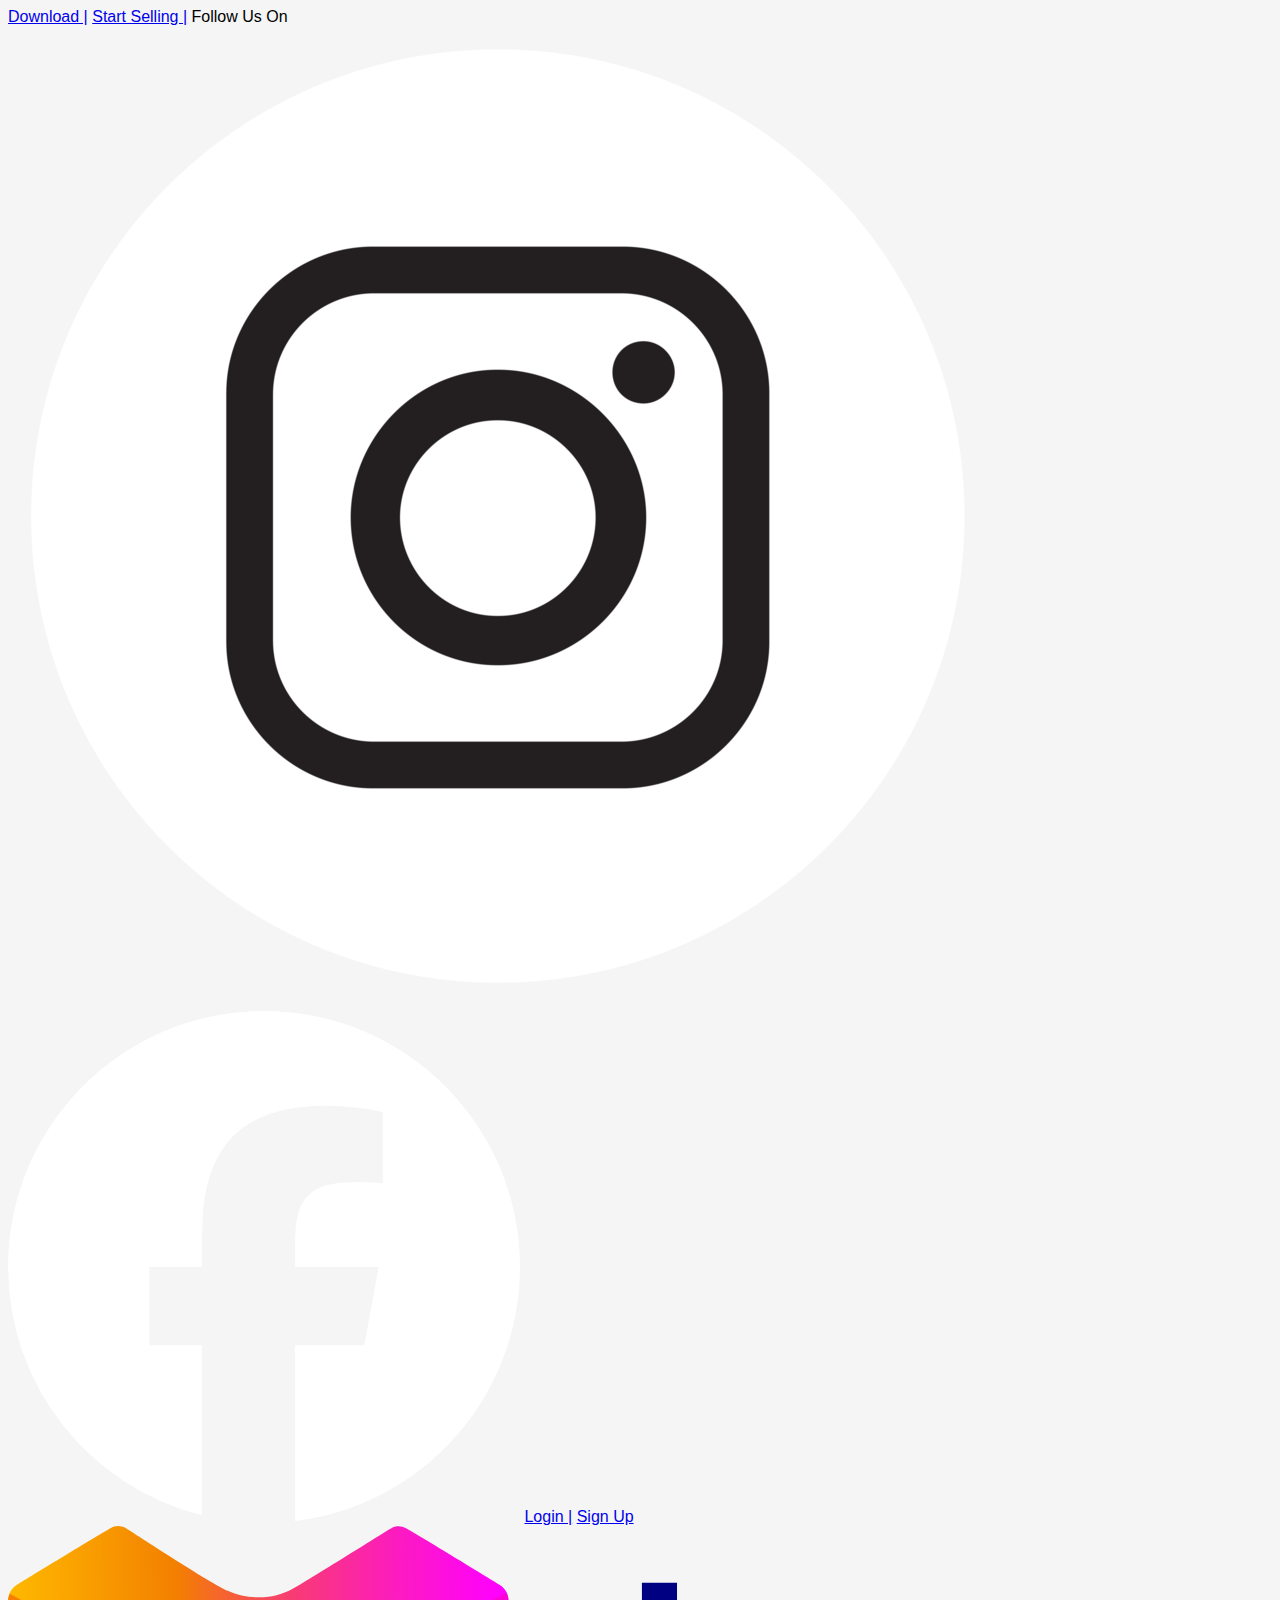
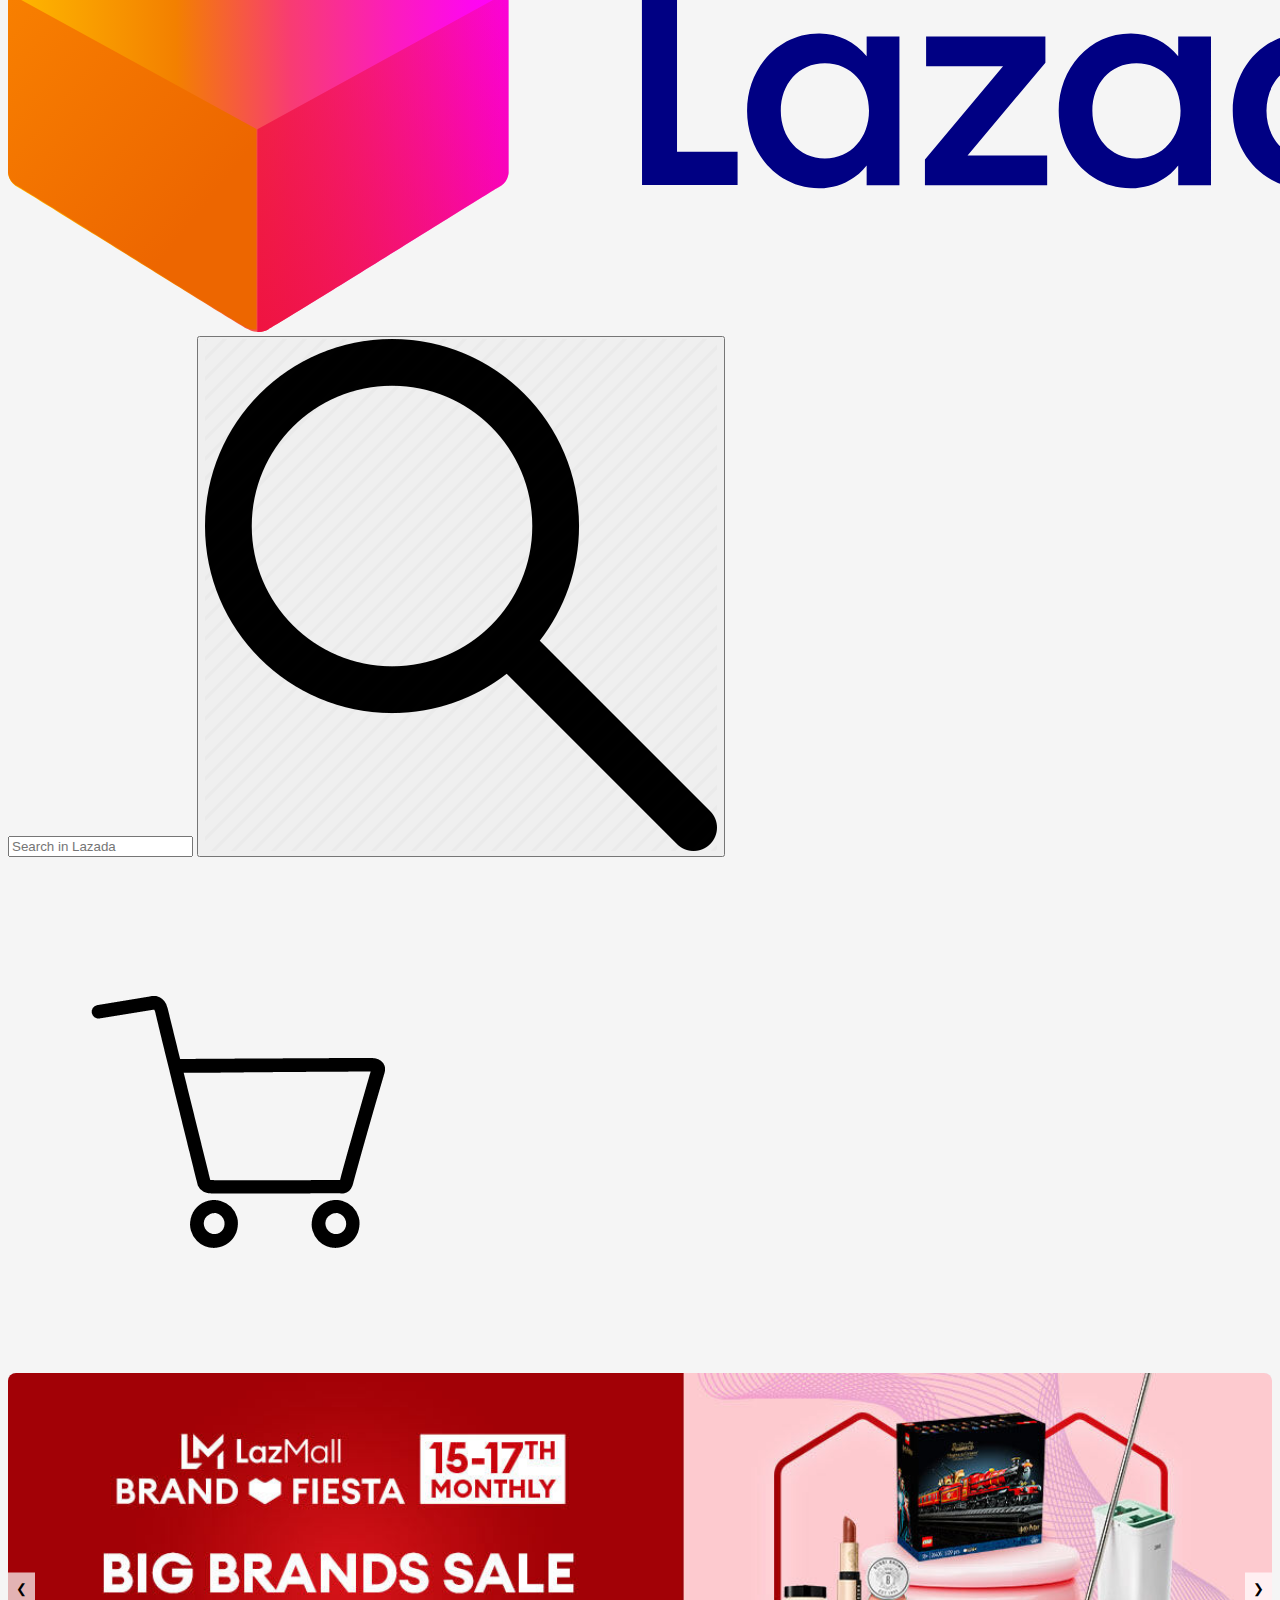
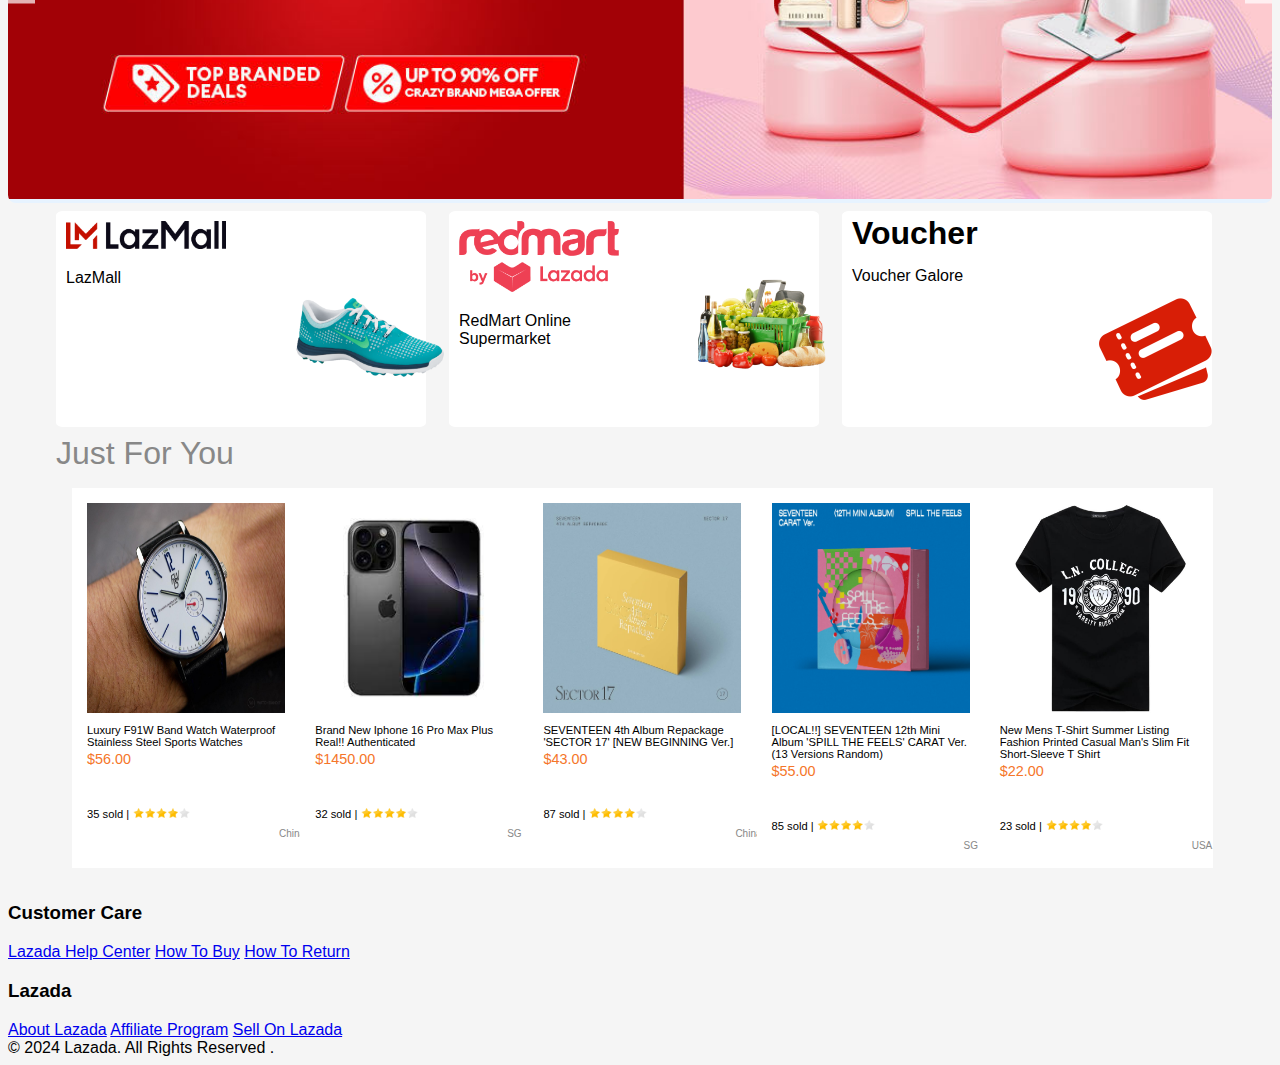
<file: index.html>
<!DOCTYPE html>
<html lang="en">

    <head>
        <meta charset="UTF-8">
        <meta name="viewport" content="width=device-width, initial-scale=1.0">
        <title>Lazada.sg: Online Shopping Singapore</title>
        <link rel="stylesheet" href="index.css">
    </head>

    <body>
        <!-- Top bar -->
        <div class="top-bar">
            <a href="#" class="top-link">Download |</a>
            <a href="#" class="top-link">Start Selling |</a>
            <span class="top-link">Follow Us On</span>
            <a href="https://www.instagram.com/lazada_sg/?hl=en"><img src="images/instagram-logo.webp" alt="Instagram Logo" class="social-icon"></a>
            <a href="https://www.facebook.com/LazadaSingapore/"><img src="images/facebook-logo.webp" alt="Facebook Logo" class="social-icon"></a>
            <a href="login.html" class="login">Login |</a>
            <a href="signup.html" class="signup">Sign Up</a>
        </div>

        <header class="header">
            <div class="logo">
                <a href=index.html><img src="images/lazada-logo.svg" alt="Lazada Logo"></a>
            </div>
            <div class="search-bar">
                <input type="text" placeholder="Search in Lazada">
                <button class="search-button">
                    <img src="images/search-icon.webp" alt="Search Icon">
                </button>
                <div class="cart">
                    <a href=cart.html><img src="images/shopping-cart.png" alt="Shopping Cart"></a>
                </div>
            </div>
        </header>

        <!-- Banner + Categories + Listings -->
        <main class="main-content">
            <section class="banner">
                <div class="banner-slide active">
                    <img src="images/lazada-banner1.webp" alt="Discount on Electronics">
                </div>
                <div class="banner-slide">
                    <img src="images/lazada-banner2.jpg" alt="Special Offer on Fashion">
                </div>
                <div class="banner-slide">
                    <img src="images/lazada-banner3.jpg" alt="New Arrivals in Home Goods">
                </div>
                <div class="banner-controls">
                    <button class="prev" aria-label="Previous slide">&#10094;</button>
                    <button class="next" aria-label="Next slide">&#10095;</button>
                </div>
            </section>

            <div class="categories">
                    <div class="category-item lazmall">
                        <a href=lazmall.html class="lazmall-text">
                            <img src="images/lazmall-logo.png" alt="LazMall">
                            <p>LazMall</p>
                            <img src="images/lazmall-shoe.png" class="lazmall-logo" alt="Shoe">
                        </a>
                    </div>
                    <div class="category-item redmart">
                        <a href=# class="redmart-text">
                            <img src="images/redmart-logo.png" alt="RedMart">
                            <p>RedMart Online<br>Supermarket</p>
                            <img src="images/redmart-groceries.png" class="redmart-logo" alt="Groceries">
                        </a>
                    </div>
                    <div class="category-item voucher">
                        <a href=# class="voucher-text">
                            <div class="voucher-text">
                                <h1>Voucher</h1>
                                <p>Voucher Galore</p>
                            </div>
                            <img src="images/redmart-voucher.png" alt="Voucher">
                        </a>
                    </div>
            </div>

            <span class="listings-head">Just For You</span>
            <div class="listings">
                <div class="listing-item watch">
                    <a href=listing.html><img src="images/listing-watch.jpeg" alt="Luxury Watch"></a>
                    <div class="listing-content">
                        <a href=listing.html><h1>Luxury F91W Band Watch Waterproof Stainless Steel Sports Watches</h1></a>
                        <br><h2>$56.00</h2><br>
                        <h3>35 sold |</h3>
                        <h3><img src="images/4-stars.png" alt="4 stars"></h3>
                        <h4>China</h4>
                    </div>
                </div>
                <div class="listing-item phone">
                    <a href=#><img src="images/listing-iphone1.jpg" alt="IPhone"></a>
                    <div class="listing-content">
                        <a href=#><h1>Brand New Iphone 16 Pro Max Plus Real!! Authenticated</h1></a>
                        <br><h2>$1450.00</h2><br>
                        <h3>32 sold |</h3>
                        <h3><img src="images/4-stars.png" alt="4 stars"></h3>
                        <h4>SG</h4>
                    </div>
                </div>
                <div class="listing-item kpop">
                    <a href=#><img src="images/listing-kpop1.jpg" alt="Kpop albums"></a>
                    <div class="listing-content">
                        <a href=#><h1>SEVENTEEN 4th Album Repackage 'SECTOR 17' [NEW BEGINNING Ver.]</h1></a>
                        <br><h2>$43.00</h2><br>
                        <h3>87 sold |</h3>
                        <h3><img src="images/4-stars.png" alt="4 stars"></h3>
                        <h4>China</h4>
                    </div>
                </div>
                <div class="listing-item kpop2">
                    <a href=#><img src="images/listing-kpop2.jpg" alt="Kpop albums"></a>
                    <div class="listing-content">
                        <a href=#><h1>[LOCAL!!] SEVENTEEN 12th Mini Album 'SPILL THE FEELS' CARAT Ver. (13 Versions Random)</h1></a>
                        <br><h2>$55.00</h2><br>
                        <h3>85 sold |</h3>
                        <h3><img src="images/4-stars.png" alt="4 stars"></h3>
                        <h4>SG</h4>
                    </div>
                </div>
                <div class="listing-item shirt">
                    <a href=#><img src="images/listing-shirt1.jpg" alt="shirt"></a>
                    <div class="listing-content">
                        <a href=#><h1>New Mens T-Shirt Summer Listing Fashion Printed Casual Man's Slim Fit Short-Sleeve T Shirt</h1></a>
                        <br><h2>$22.00</h2><br>
                        <h3>23 sold |</h3>
                        <h3><img src="images/4-stars.png" alt="4 stars"></h3>
                        <h4>USA</h4>
                    </div>
                </div>
            </div>
        </main>

    </body>

    <footer>
        <!-- Footer -->
        <div class="bottom-bar">
            <div class="customercare">
            <h3>Customer Care</h3>
            <a href="https://www.lazada.sg/helpcenter/">Lazada Help Center</a>
            <a href="https://www.lazada.sg/helpcenter/payments/">How To Buy</a>
            <a href="https://www.lazada.sg/helpcenter/how-do-i-return-an-item-13301.html">How To Return</a>
            </div>
            <div class="lazada">
            <h3>Lazada</h3>
            <a href="https://group.lazada.com/en/">About Lazada</a>
            <a href="https://www.lazada.sg/affiliate/">Affiliate Program</a>
            <a href="https://www.lazada.sg/sellonlazada?hybrid=1&wx_navbar_transparent=true&titleHidden=1&at_iframe=1">Sell On Lazada</a>
            </div>
        </div>
        <span class="copyright">© 2024 Lazada. All Rights Reserved .</span>
    </footer>
    <script src="index.js"></script>
</html>
</file>
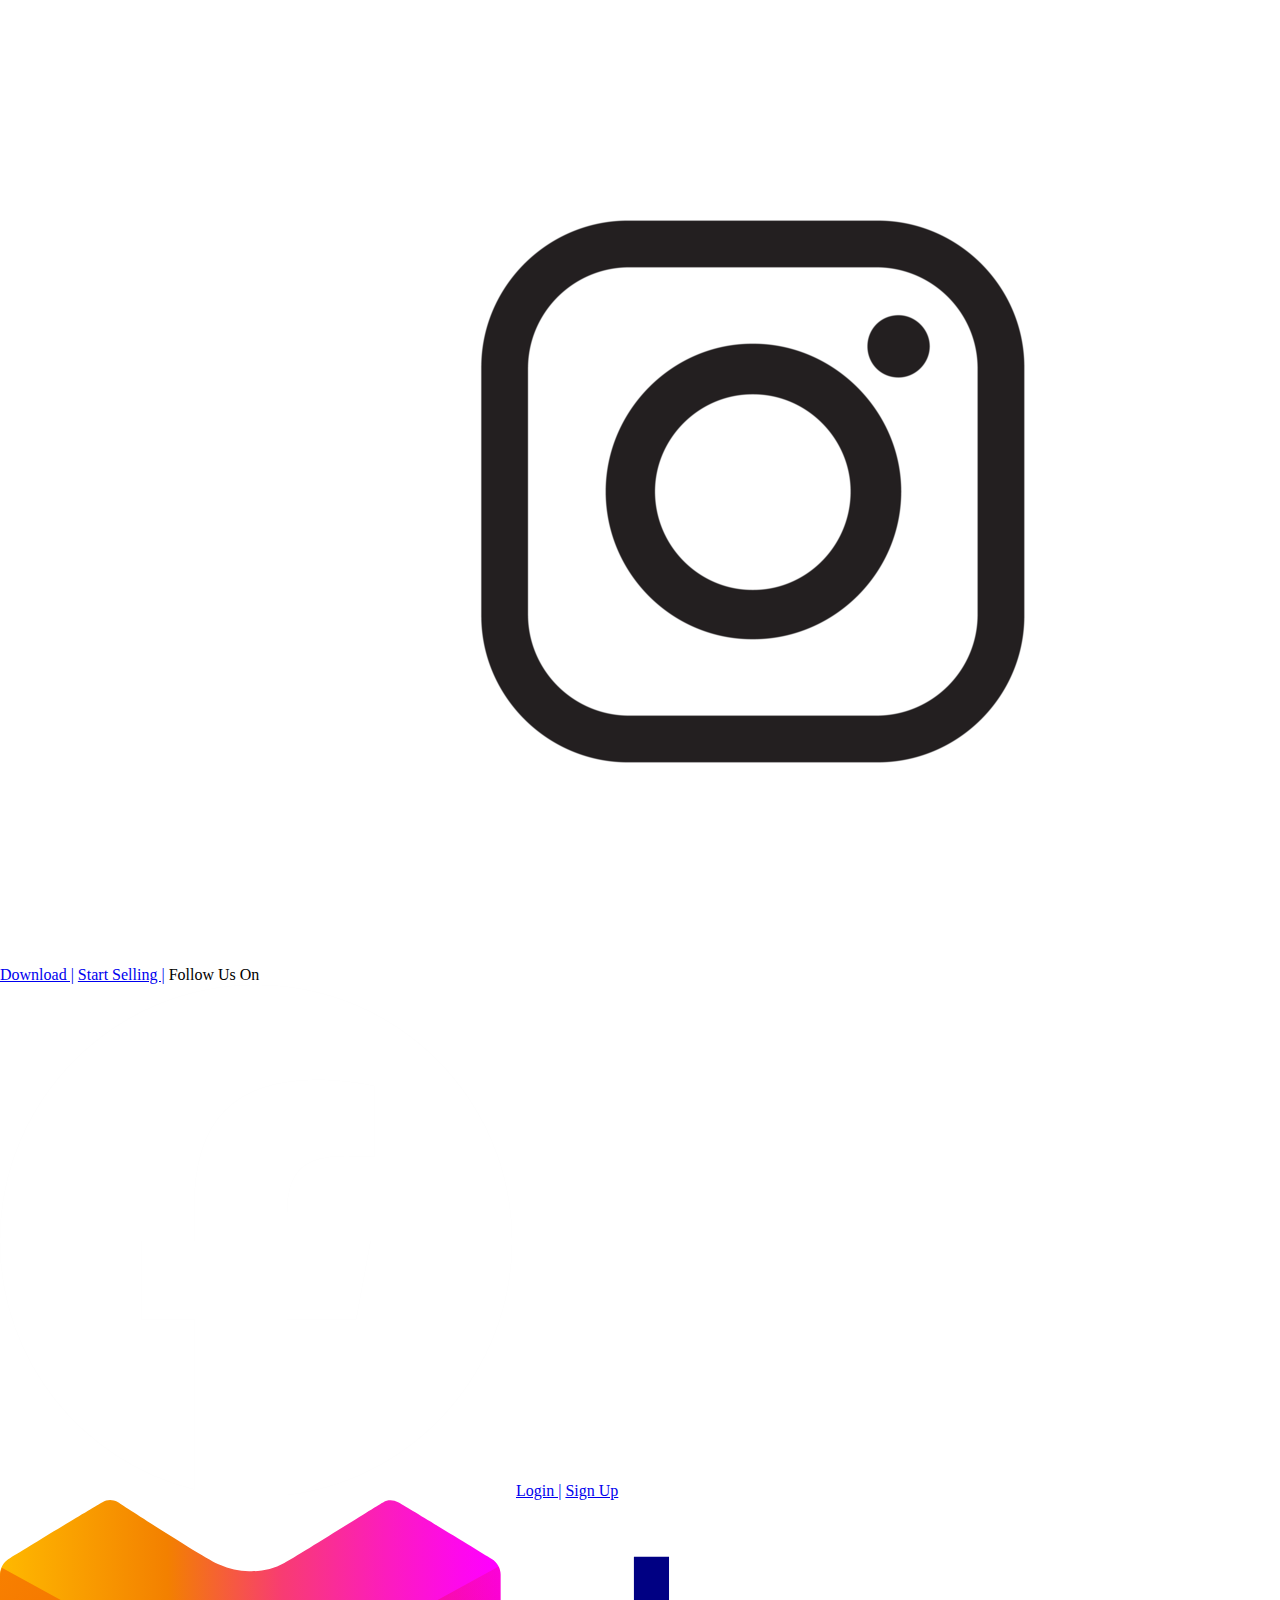
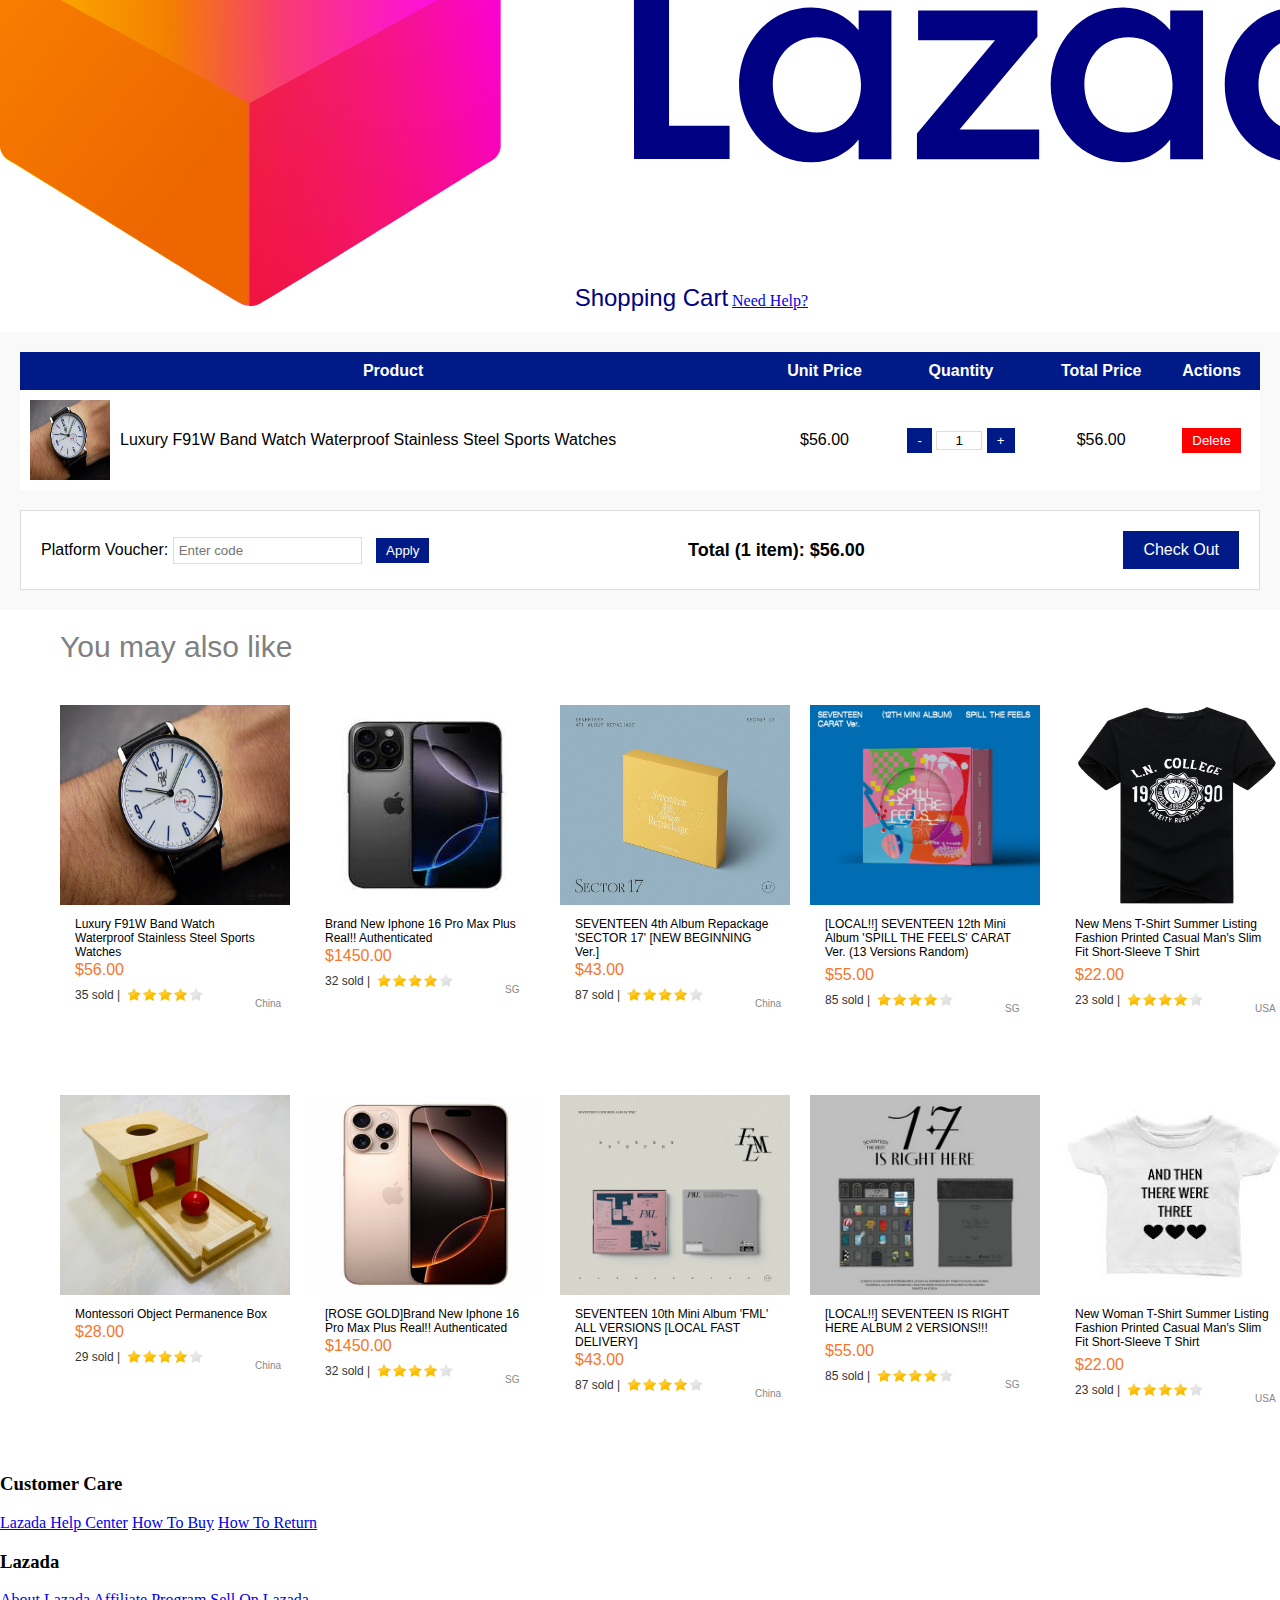
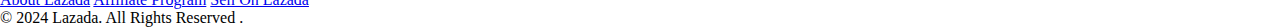
<file: cart.html>
<!DOCTYPE html>
<html lang="en">

    <head>
        <meta charset="UTF-8">
        <meta name="viewport" content="width=device-width, initial-scale=1.0">
        <title>Shopping Cart</title>
        <link rel="stylesheet" href="cart.css">
    </head>

    <body>
        <!-- Top bar -->
        <div class="top-bar">
            <a href="#" class="top-link">Download |</a>
            <a href="#" class="top-link">Start Selling |</a>
            <span class="top-link">Follow Us On</span>
            <a href="https://www.instagram.com/lazada_sg/?hl=en"><img src="images/instagram-logo.webp" alt="Instagram Logo" class="social-icon"></a>
            <a href="https://www.facebook.com/LazadaSingapore/"><img src="images/facebook-logo.webp" alt="Facebook Logo" class="social-icon"></a>
            <a href="login.html" class="login">Login |</a>
            <a href="signup.html" class="signup">Sign Up</a>
        </div>
        <div class="header">
            <a href="index.html" class="logo"><img src="images/lazada-logo.svg"></a>
            <span class="cart">Shopping Cart</span>
            <a href="https://helpcenter.lazada.sg/s/faq" class="faq">Need Help?</a>
        </div>
        
        <!-- Cart -->
        <div class="cart-container">
            <table class="cart-table">
                <thead>
                    <tr>
                        <th>Product</th>
                        <th>Unit Price</th>
                        <th>Quantity</th>
                        <th>Total Price</th>
                        <th>Actions</th>
                    </tr>
                </thead>
                <tbody>
                    <tr>
                        <td>
                            <div class="product-info">
                                <a href=listing.html><img src="images/listing-watch.jpeg" alt="Watch Image"></a>
                                <a href=listing.html><span>Luxury F91W Band Watch Waterproof Stainless Steel Sports Watches</span></a>
                            </div>
                        </td>
                        <td>$56.00</td>
                        <td>
                            <div class="quantity-controls">
                                <button id="decrease-btn">-</button>
                                <input type="text" value="1" readonly>
                                <button id="increase-btn">+</button>
                            </div>
                        </td>
                        <td>$56.00</td>
                        <td>
                            <button class="delete-btn">Delete</button>
                        </td>
                    </tr>
                </tbody>
            </table>

            <!-- Summary -->
            <div class="summary">
                <div class="voucher-section">
                    <span>Platform Voucher:</span>
                    <input type="text" placeholder="Enter code">
                    <button>Apply</button>
                </div>
                <div class="total">
                    <span>Total (1 item):</span>
                    <span class="price">$56.00</span>
                </div>
                <button class="checkout-btn">Check Out</button>
            </div>
        </div>

        <!-- Recommended Listings -->
        <h1 class="listings-head">You may also like</h1>
        <div class="listings">
            <div class="listing-item watch">
                <a href=listing.html><img src="images/listing-watch.jpeg" alt="Luxury Watch"></a>
                <div class="listing-content">
                    <a href=listing.html><h1>Luxury F91W Band Watch Waterproof Stainless Steel Sports Watches</h1></a>
                    <br><h2>$56.00</h2><br>
                    <h3>35 sold |</h3>
                    <h3><img src="images/4-stars.png" alt="4 stars"></h3>
                    <h4>China</h4>
                </div>
            </div>
            <div class="listing-item phone">
                <a href=#><img src="images/listing-iphone1.jpg" alt="IPhone"></a>
                <div class="listing-content">
                    <a href=#><h1>Brand New Iphone 16 Pro Max Plus Real!! Authenticated</h1></a>
                    <br><h2>$1450.00</h2><br>
                    <h3>32 sold |</h3>
                    <h3><img src="images/4-stars.png" alt="4 stars"></h3>
                    <h4>SG</h4>
                </div>
            </div>
            <div class="listing-item kpop">
                <a href=#><img src="images/listing-kpop1.jpg" alt="Kpop albums"></a>
                <div class="listing-content">
                    <a href=#><h1>SEVENTEEN 4th Album Repackage 'SECTOR 17' [NEW BEGINNING Ver.]</h1></a>
                    <br><h2>$43.00</h2><br>
                    <h3>87 sold |</h3>
                    <h3><img src="images/4-stars.png" alt="4 stars"></h3>
                    <h4>China</h4>
                </div>
            </div>
            <div class="listing-item kpop2">
                <a href=#><img src="images/listing-kpop2.jpg" alt="Kpop albums"></a>
                <div class="listing-content">
                    <a href=#><h1>[LOCAL!!] SEVENTEEN 12th Mini Album 'SPILL THE FEELS' CARAT Ver. (13 Versions Random)</h1></a>
                    <br><h2>$55.00</h2><br>
                    <h3>85 sold |</h3>
                    <h3><img src="images/4-stars.png" alt="4 stars"></h3>
                    <h4>SG</h4>
                </div>
            </div>
            <div class="listing-item shirt">
                <a href=#><img src="images/listing-shirt1.jpg" alt="shirt"></a>
                <div class="listing-content">
                    <a href=#><h1>New Mens T-Shirt Summer Listing Fashion Printed Casual Man's Slim Fit Short-Sleeve T Shirt</h1></a>
                    <br><h2>$22.00</h2><br>
                    <h3>23 sold |</h3>
                    <h3><img src="images/4-stars.png" alt="4 stars"></h3>
                    <h4>USA</h4>
                </div>
            </div>
        </div>
        <div class="listings2">
            <div class="listing-item montessori-object">
                <a href=#><img src="images/montessori-object.jpg" alt="Object For Kids"></a>
                <div class="listing-content">
                    <a href=listing.html><h1>Montessori Object Permanence Box</h1></a>
                    <br><h2>$28.00</h2><br>
                    <h3>29 sold |</h3>
                    <h3><img src="images/4-stars.png" alt="4 stars"></h3>
                    <h4>China</h4>
                </div>
            </div>
            <div class="listing-item phone">
                <a href=#><img src="images/iphone-2.jpg" alt="IPhone"></a>
                <div class="listing-content">
                    <a href=#><h1>[ROSE GOLD]Brand New Iphone 16 Pro Max Plus Real!! Authenticated</h1></a>
                    <br><h2>$1450.00</h2><br>
                    <h3>32 sold |</h3>
                    <h3><img src="images/4-stars.png" alt="4 stars"></h3>
                    <h4>SG</h4>
                </div>
            </div>
            <div class="listing-item kpop">
                <a href=#><img src="images/svt-fml.jpg" alt="Kpop albums"></a>
                <div class="listing-content">
                    <a href=#><h1>SEVENTEEN 10th Mini Album 'FML' ALL VERSIONS [LOCAL FAST DELIVERY]</h1></a>
                    <br><h2>$43.00</h2><br>
                    <h3>87 sold |</h3>
                    <h3><img src="images/4-stars.png" alt="4 stars"></h3>
                    <h4>China</h4>
                </div>
            </div>
            <div class="listing-item kpop2">
                <a href=#><img src="images/svt-righthere.webp" alt="Kpop albums"></a>
                <div class="listing-content">
                    <a href=#><h1>[LOCAL!!] SEVENTEEN IS RIGHT HERE ALBUM 2 VERSIONS!!!</h1></a>
                    <br><h2>$55.00</h2><br>
                    <h3>85 sold |</h3>
                    <h3><img src="images/4-stars.png" alt="4 stars"></h3>
                    <h4>SG</h4>
                </div>
            </div>
            <div class="listing-item shirt">
                <a href=#><img src="images/baby-tee.jpg" alt="shirt"></a>
                <div class="listing-content">
                    <a href=#><h1>New Woman T-Shirt Summer Listing Fashion Printed Casual Man's Slim Fit Short-Sleeve T Shirt</h1></a>
                    <br><h2>$22.00</h2><br>
                    <h3>23 sold |</h3>
                    <h3><img src="images/4-stars.png" alt="4 stars"></h3>
                    <h4>USA</h4>
                </div>
            </div>
            </div>
        </div>
        <footer>
            <!-- Footer -->
            <div class="bottom-bar">
                <div class="customercare">
                <h3>Customer Care</h3>
                <a href="https://www.lazada.sg/helpcenter/">Lazada Help Center</a>
                <a href="https://www.lazada.sg/helpcenter/payments/">How To Buy</a>
                <a href="https://www.lazada.sg/helpcenter/how-do-i-return-an-item-13301.html">How To Return</a>
                </div>
                <div class="lazada">
                <h3>Lazada</h3>
                <a href="https://group.lazada.com/en/">About Lazada</a>
                <a href="https://www.lazada.sg/affiliate/">Affiliate Program</a>
                <a href="https://www.lazada.sg/sellonlazada?hybrid=1&wx_navbar_transparent=true&titleHidden=1&at_iframe=1">Sell On Lazada</a>
                </div>
            </div>
            <span class="copyright">© 2024 Lazada. All Rights Reserved .</span>
        </footer>
    
        <script src="cart.js"></script>
    </body>
</html>
</file>
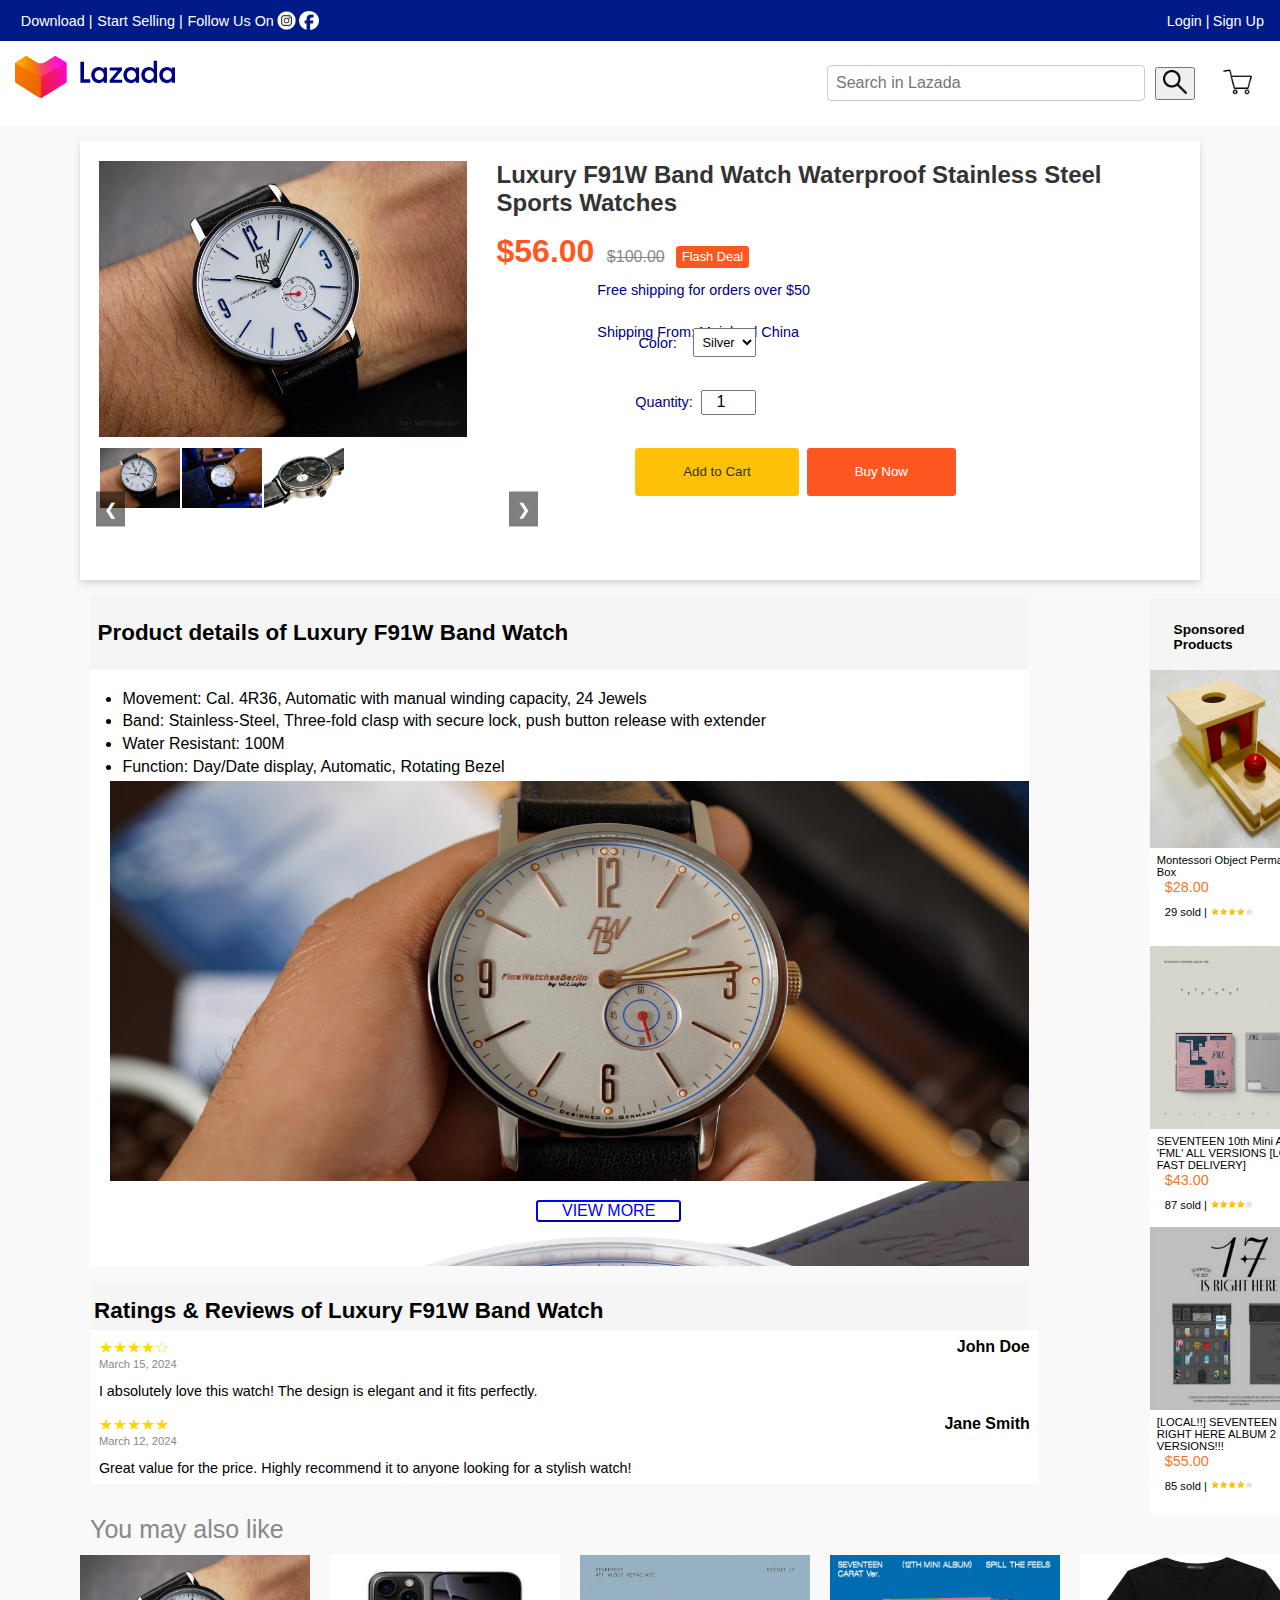
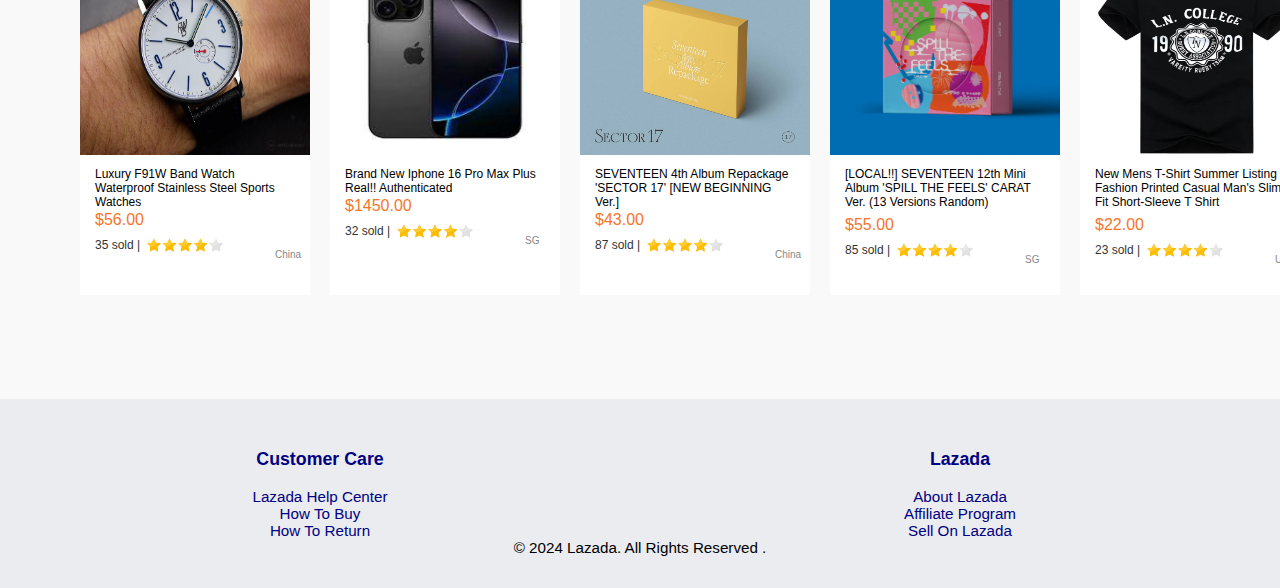
<file: listing.html>
<!DOCTYPE html>
<html lang="en">
<head>
    <meta charset="UTF-8">
    <meta name="viewport" content="width=device-width, initial-scale=1.0">
    <title>Luxury F91W Band Watch Waterproof</title>
    <link rel="stylesheet" href="normalize.css">
    <link rel="stylesheet" href="listing.css">
    
</head>

<body>
    <!-- Top bar -->
    <div class="top-bar">
        <a href="#" class="top-link">Download |</a>
        <a href="#" class="top-link">Start Selling |</a>
        <span class="top-link">Follow Us On</span>
        <a href="https://www.instagram.com/lazada_sg/?hl=en" target="_blank"><img src="images/instagram-logo.webp" alt="Instagram Logo" class="social-icon"></a>
        <a href="https://www.facebook.com/LazadaSingapore/" target="_blank"><img src="images/facebook-logo.webp" alt="Facebook Logo" class="social-icon"></a>
        <a href="login.html" class="login">Login |</a>
        <a href="signup.html" class="signup">Sign Up</a>
    </div>
    
    <header class="header">
        <div class="logo">
            <a href=index.html><img src="images/lazada-logo.svg" alt="Lazada Logo"></a>
        </div>
        <div class="search-bar">
            <input type="text" placeholder="Search in Lazada">
            <button class="search-button">
                <img src="images/search-icon.webp" alt="Search Icon">
            </button>
            <div class="cart">
                <a href=cart.html><img src="images/shopping-cart.png" alt="Shopping Cart"></a>
            </div>
        </div>
    </header>
    
    <!-- Main Container (Image + Carousel + Add To Cart etc.)-->
    <div class="product-container">
        <div class="product-image">
            <img id="mainImage" src="images/listing-watch.jpeg" alt="Watch Image">

            <div class="carousel-thumbnails">
                <img class="thumbnail" src="images/listing-watch.jpeg" alt="Thumbnail" onclick="changeImage('images/listing-watch.jpeg')">
                <img class="thumbnail" src="images/silver-watch.jpg" alt="Thumbnail" onclick="changeImage('images/silver-watch.jpg')">
                <img class="thumbnail" src="images/black-watch.jpg" alt="Thumbnail" onclick="changeImage('images/black-watch.jpg')">
            </div>
            <button class="prev" onclick="moveSlide(-1)">&#10094;</button>
            <button class="next" onclick="moveSlide(1)">&#10095;</button>
            
            <div class="color-options">
                <label for="color-select">Color:</label>
                <select id="color-select" onchange="changeColorImage()">
                    <option value="images/silver-watch.jpg">Silver</option>
                    <option value="images/black-watch.jpg">Black</option>
                </select>
            </div>
        </div>
        
        <div class="details">
            <h1>Luxury F91W Band Watch Waterproof Stainless Steel Sports Watches</h1>
            <div class="price">
                <span class="current-price">$56.00</span>
                <span class="original-price">$100.00</span>
                <span class="flash-deal">Flash Deal</span>
            </div>
            <p class="shipping">Free shipping for orders over $50</p>
            <p class="shipping">Shipping From: Mainland China</p>
        </div>

        <div class="actions">
            <button class="add-to-cart"><a href=cart.html>Add to Cart</a></button>
            <button class="buy-now">Buy Now</button>
        </div>
        <div class="quantity">
            <label for="quantity" class="label-qty">Quantity:</label>
            <input type="number" class="input-box" value="1" min="1" max="10">
        </div>
    </div>

    <div class="header-of-desc">
        <h1>Product details of Luxury F91W Band Watch</h1>
    </div>

    <!--Column Of Sponsored Listings-->
    <div class="sponsored-listings">
        <div class="header-of-sponsored-listings">
            <h1>Sponsored Products</h1>
        </div>    
        <div class="listing2">
            <div class="sponsored-listing-item">
                <div class="listing-item2 montessori-object">
                    <a href=#><img src="images/montessori-object.jpg" alt="Object For Kids"></a>
                    <div class="listing-content2">
                        <a href=listing.html><h1>Montessori Object Permanence Box</h1></a>
                        <br><h2>$28.00</h2><br>
                        <h3>29 sold |</h3>
                        <h3><img src="images/4-stars.png" alt="4 stars"></h3>
                        <h4>China</h4>
                    </div>
                </div>
                <div class="listing-item2 kpop">
                    <a href=#><img src="images/svt-fml.jpg" alt="Kpop albums"></a>
                    <div class="listing-content2">
                        <a href=#><h1>SEVENTEEN 10th Mini Album 'FML' ALL VERSIONS [LOCAL FAST DELIVERY]</h1></a>
                        <br><h2>$43.00</h2><br>
                        <h3>87 sold |</h3>
                        <h3><img src="images/4-stars.png" alt="4 stars"></h3>
                        <h4>China</h4>
                    </div>
                </div>
                <div class="listing-item2 kpop2">
                    <a href=#><img src="images/svt-righthere.webp" alt="Kpop albums"></a>
                    <div class="listing-content2">
                        <a href=#><h1>[LOCAL!!] SEVENTEEN IS RIGHT HERE ALBUM 2 VERSIONS!!!</h1></a>
                        <br><h2>$55.00</h2><br>
                        <h3>85 sold |</h3>
                        <h3><img src="images/4-stars.png" alt="4 stars"></h3>
                        <h4>SG</h4>
                    </div>
                </div>
            </div>
        </div>
    </div>

    <!-- In Depth Description Of Product -->
    <div id="desc-content" class="description-container">
        <div class="desc-bulletpoints">
            <ul>
                <li><span class="desc-line">Movement: Cal. 4R36, Automatic with manual winding capacity, 24 Jewels</span></li>
                <li><span class="desc-line">Band: Stainless-Steel, Three-fold clasp with secure lock, push button release with extender</span></li>
                <li><span class="desc-line">Water Resistant: 100M</span></li>
                <li><span class="desc-line">Function: Day/Date display, Automatic, Rotating Bezel</span></li>
            </ul>
        </div>
        <button id="toggle-button">VIEW MORE</button>
        <div class="images-of-item">
            <img src="images/image-desc.jpg" alt="closer look of image">
            <img src="images/img-desc2.jpg" alt="closer look of watch">
            <img src="images/img-desc3.jpg" alt="closer look of watch">
        </div>
    </div>

    <!-- Review Section -->
    <div class="header-review-section">
        <h1>Ratings & Reviews of Luxury F91W Band Watch</h1>
    </div>
    <div class="review-container">
        <div class="review-card">
            <div class="review-header">
                <div class="review-rating">
                    ★★★★☆
                </div>
                <div class="reviewer-name">John Doe</div>
            </div>
            <div class="review-date">March 15, 2024</div>
            <div class="review-text">
                I absolutely love this watch! The design is elegant and it fits perfectly.
            </div>
        </div>
    
        <div class="review-card">
            <div class="review-header">
                <div class="review-rating">
                    ★★★★★
                </div>
                <div class="reviewer-name">Jane Smith</div>
            </div>
            <div class="review-date">March 12, 2024</div>
            <div class="review-text">
                Great value for the price. Highly recommend it to anyone looking for a stylish watch!
            </div>
        </div>
    
    </div>

    <!-- Recommended Items -->
    <span class="listings-head">You may also like</span>
    <div class="listings">
        <div class="listing-item watch">
            <a href=listing.html><img src="images/listing-watch.jpeg" alt="Luxury Watch"></a>
            <div class="listing-content">
                <a href=listing.html><h1>Luxury F91W Band Watch Waterproof Stainless Steel Sports Watches</h1></a>
                <br><h2>$56.00</h2><br>
                <h3>35 sold |</h3>
                <h3><img src="images/4-stars.png" alt="4 stars"></h3>
                <h4>China</h4>
            </div>
        </div>
        <div class="listing-item phone">
            <a href=#><img src="images/listing-iphone1.jpg" alt="IPhone"></a>
            <div class="listing-content">
                <a href=#><h1>Brand New Iphone 16 Pro Max Plus Real!! Authenticated</h1></a>
                <br><h2>$1450.00</h2><br>
                <h3>32 sold |</h3>
                <h3><img src="images/4-stars.png" alt="4 stars"></h3>
                <h4>SG</h4>
            </div>
        </div>
        <div class="listing-item kpop">
            <a href=#><img src="images/listing-kpop1.jpg" alt="Kpop albums"></a>
            <div class="listing-content">
                <a href=#><h1>SEVENTEEN 4th Album Repackage 'SECTOR 17' [NEW BEGINNING Ver.]</h1></a>
                <br><h2>$43.00</h2><br>
                <h3>87 sold |</h3>
                <h3><img src="images/4-stars.png" alt="4 stars"></h3>
                <h4>China</h4>
            </div>
        </div>
        <div class="listing-item kpop2">
            <a href=#><img src="images/listing-kpop2.jpg" alt="Kpop albums"></a>
            <div class="listing-content">
                <a href=#><h1>[LOCAL!!] SEVENTEEN 12th Mini Album 'SPILL THE FEELS' CARAT Ver. (13 Versions Random)</h1></a>
                <br><h2>$55.00</h2><br>
                <h3>85 sold |</h3>
                <h3><img src="images/4-stars.png" alt="4 stars"></h3>
                <h4>SG</h4>
            </div>
        </div>
        <div class="listing-item shirt">
            <a href=#><img src="images/listing-shirt1.jpg" alt="shirt"></a>
            <div class="listing-content">
                <a href=#><h1>New Mens T-Shirt Summer Listing Fashion Printed Casual Man's Slim Fit Short-Sleeve T Shirt</h1></a>
                <br><h2>$22.00</h2><br>
                <h3>23 sold |</h3>
                <h3><img src="images/4-stars.png" alt="4 stars"></h3>
                <h4>USA</h4>
            </div>
        </div>
    </div>

    <footer>
        <!-- Footer -->
        <div class="bottom-bar">
            <div class="customercare">
            <h3>Customer Care</h3>
            <a href="https://www.lazada.sg/helpcenter/" target="_blank">Lazada Help Center</a>
            <a href="https://www.lazada.sg/helpcenter/payments/" target="_blank">How To Buy</a>
            <a href="https://www.lazada.sg/helpcenter/how-do-i-return-an-item-13301.html" target="_blank">How To Return</a>
            </div>
            <div class="lazada">
            <h3>Lazada</h3>
            <a href="https://group.lazada.com/en/" target="_blank">About Lazada</a>
            <a href="https://www.lazada.sg/affiliate/" target="_blank">Affiliate Program</a>
            <a href="https://www.lazada.sg/sellonlazada?hybrid=1&wx_navbar_transparent=true&titleHidden=1&at_iframe=1" target="_blank">Sell On Lazada</a>
            </div>
        </div>
        <span class="copyright">© 2024 Lazada. All Rights Reserved .</span>
    </footer>

    <script src="listing.js"></script>
</body>
</html>
</file>
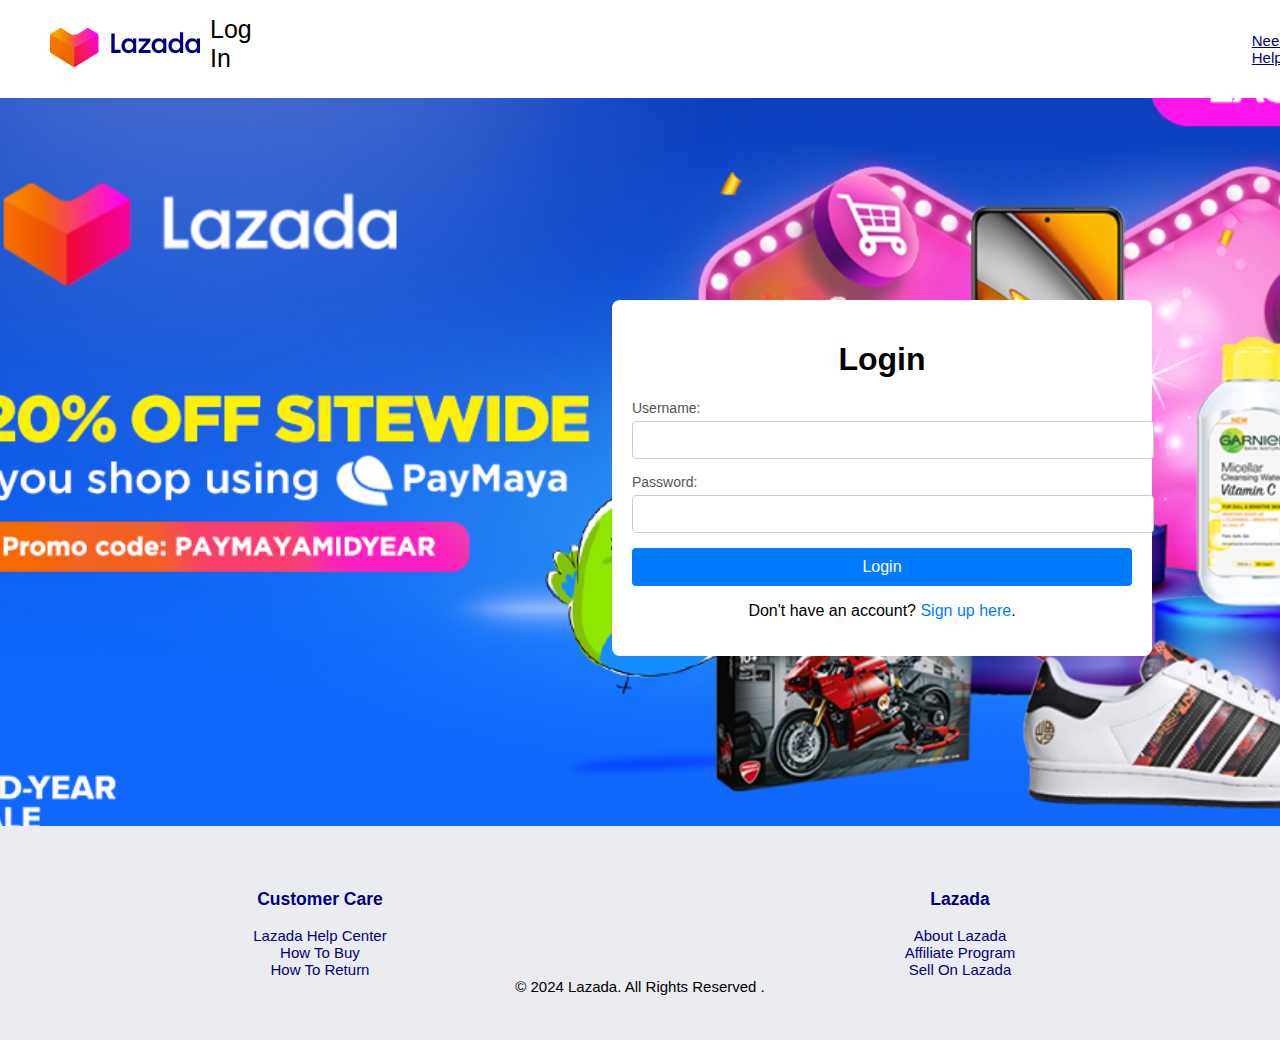
<file: login.html>
<!DOCTYPE html>
<html lang="en">

    <head>
        <meta charset="UTF-8">
        <meta name="viewport" content="width=device-width, initial-scale=1.0">
        <title>Login</title>
        <link rel="stylesheet" href="login.css">
    </head>

    <body>
        <!-- Top bar -->
        <div class="top-bar">
            <a href="index.html" class="logo"><img src="images/lazada-logo.svg"></a>
            <span class="login">Log In</span>
            <a href="https://helpcenter.lazada.sg/s/faq target="_blank"" class="faq">Need Help?</a>
        </div>
        <div class="background-container">
            <div class="login-container">
                <h1>Login</h1>
                <form id="loginForm" action="index.html" method="get">
                    <div class="form-group">
                        <label for="username">Username:</label>
                        <input type="text" id="username" required>
                    </div>
                    <div class="form-group">
                        <label for="password">Password:</label>
                        <input type="password" id="password" required>
                    </div>
                    <button type="submit">Login</button>
                </form>
                <p>Don't have an account? <a href="signup.html">Sign up here</a>.</p>
            </div>
            <img src="images/login-background.png" class= "background_img"></a>
        </div>
    </body>

    <footer>
        <!-- Footer -->
        <div class="bottom-bar">
            <div class="customercare">
            <h3>Customer Care</h3>
            <a href="https://www.lazada.sg/helpcenter/" target="_blank">Lazada Help Center</a>
            <a href="https://www.lazada.sg/helpcenter/payments/" target="_blank">How To Buy</a>
            <a href="https://www.lazada.sg/helpcenter/how-do-i-return-an-item-13301.html" target="_blank">How To Return</a>
            </div>
            <div class="lazada">
            <h3>Lazada</h3>
            <a href="https://group.lazada.com/en/" target="_blank">About Lazada</a>
            <a href="https://www.lazada.sg/affiliate/" target="_blank">Affiliate Program</a>
            <a href="https://www.lazada.sg/sellonlazada?hybrid=1&wx_navbar_transparent=true&titleHidden=1&at_iframe=1" target="_blank">Sell On Lazada</a>
            </div>
        </div>
        <span class="copyright">© 2024 Lazada. All Rights Reserved .</span>
    </footer>    

</html>
</file>
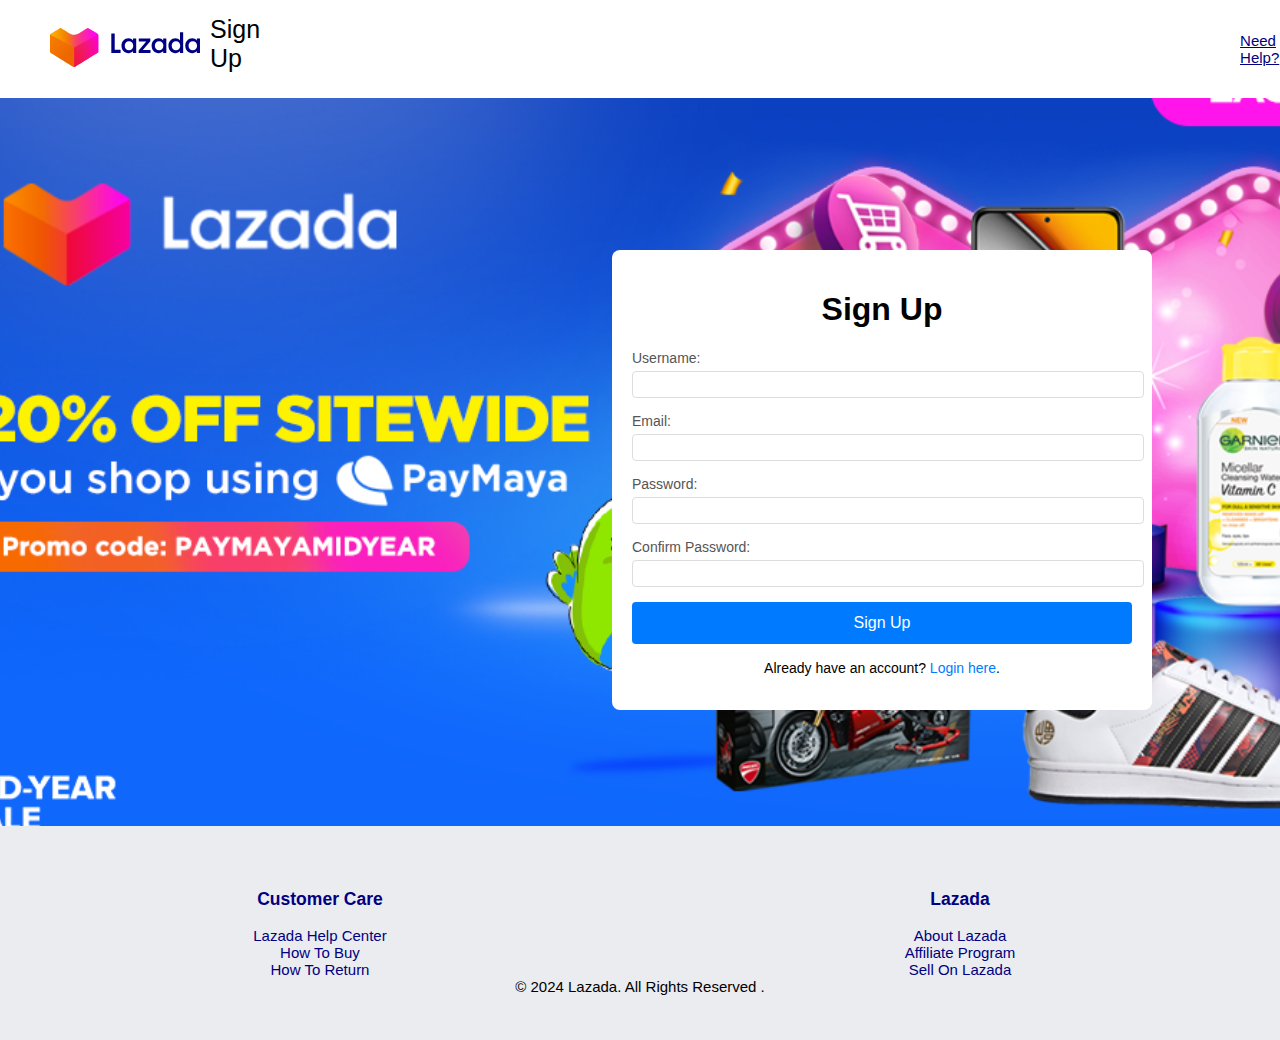
<file: signup.html>
<!DOCTYPE html>
<html lang="en">

    <head>
        <meta charset="UTF-8">
        <meta name="viewport" content="width=device-width, initial-scale=1.0">
        <title>Sign Up</title>
        <link rel="stylesheet" href="signup.css">
    </head>

    <body>
        <!-- Top bar -->
        <div class="top-bar">
            <a href="index.html" class="logo"><img src="images/lazada-logo.svg"></a>
            <span class="signup">Sign Up</span>
            <a href="https://helpcenter.lazada.sg/s/faq" target="_blank"" class="faq">Need Help?</a>
        </div>
        <div class="background-container">
            <div class="signup-container">
                <h1>Sign Up</h1>
                <form id="signupForm" action="index.html" method="get">
                    <div class="form-group">
                        <label for="username">Username:</label>
                        <input type="text" id="username" required>
                    </div>
                    <div class="form-group">
                        <label for="email">Email:</label>
                        <input type="email" id="email" required>
                    </div>
                    <div class="form-group">
                        <label for="password">Password:</label>
                        <input type="password" id="password" required>
                    </div>
                    <div class="form-group">
                        <label for="confirm-password">Confirm Password:</label>
                        <input type="password" id="confirm-password" required>
                    </div>
                    <button type="submit">Sign Up</button>
                </form>
                <p>Already have an account? <a href="login.html">Login here</a>.</p>
            </div>
            <img src="images/login-background.png" class= "background_img"></a>
        </div>
    </body>

    <footer>
        <!-- Footer -->
        <div class="bottom-bar">
            <div class="customercare">
            <h3>Customer Care</h3>
            <a href="https://www.lazada.sg/helpcenter/" target="_blank">Lazada Help Center</a>
            <a href="https://www.lazada.sg/helpcenter/payments/" target="_blank">How To Buy</a>
            <a href="https://www.lazada.sg/helpcenter/how-do-i-return-an-item-13301.html" target="_blank">How To Return</a>
            </div>
            <div class="lazada">
            <h3>Lazada</h3>
            <a href="https://group.lazada.com/en/" target="_blank">About Lazada</a>
            <a href="https://www.lazada.sg/affiliate/" target="_blank">Affiliate Program</a>
            <a href="https://www.lazada.sg/sellonlazada?hybrid=1&wx_navbar_transparent=true&titleHidden=1&at_iframe=1" target="_blank">Sell On Lazada</a>
            </div>
        </div>
        <span class="copyright">© 2024 Lazada. All Rights Reserved .</span>      
    </footer>

</html>
</file>
<file: index.css>
/* Global Styles */
body {
    background-color: #F5F5F5;
    font-family: 'Arial', sans-serif;
}

/* Banner */
.banner {
    position: relative;
    overflow: hidden;
    width: 100%;
    height: 100%;
    background-color: #e7f3ff;
    border-radius: 8px;
    margin-bottom: 0%;
}

.banner-slide {
    display: none;
    opacity: 0;
    transition: opacity 1s ease-in-out;
}

.banner-slide.active {
    display: block;
    opacity: 1;
}

.banner-slide img {
    width: 100%;
    height: auto;
}

.banner-controls {
    position: absolute;
    top: 50%;
    left: 0;
    right: 0;
    display: flex;
    justify-content: space-between;
    transform: translateY(-50%);
    width: 100%;
}

.banner-controls button {
    background-color: rgba(255, 255, 255, 0.7);
    border: none;
    padding: 0.5rem;
    cursor: pointer;
    font-size: 0.8rem;
    transition: background-color 0.3s;
}

.banner-controls button:hover {
    background-color: rgba(255, 255, 255, 1);
}

/* Categories (Lazmall + RedMart + Vouchers) */
.categories {
    display: flex;
    justify-content: space-between;
    margin: 0.5rem 3rem;
}

.category-item {
    display: flex;
    width: 30%;
    background-color: white;
    border: 1% solid #ddd;
    border-radius: 2%;
    box-shadow: 0 2% 4% #ddd;
    margin-right: 1%;
    text-align: left;
    font-size: 1rem;
    font-family: Arial, Helvetica, sans-serif;
    color: #333;
    padding: 10px;
}

.category-item img {
    width: 10rem;
    height: auto;
}

.voucher {
    display: flex;
    justify-content: flex-start;
    align-items: center;
}

.voucher img {
    margin-left: 15rem;
    margin-top: -1rem;
    width: 8rem;
}

.lazmall-logo {
    margin-left: 14rem;
    margin-top: -1rem;
}

.redmart-logo {
    margin-left: 14rem;
    margin-top: -10rem;
}

.voucher-text h1, .voucher-text p {
    margin-top: -0.4rem;
    display: flex;
    flex-direction: column;
    align-items: flex-start;
}

.lazmall-text p:hover {
    color: #c5040b;
}

.redmart-text p:hover {
    color: #ee4054;
}

.voucher-text p:hover {
    color: #f58523;
}

.lazmall-text, .redmart-text, .voucher-text {
    color: black;
    text-decoration: none;
}

.category-item.lazmall, .category-item.redmart, .category-item.voucher {
    color: #333;
}

/* Listings */
.listings-head {
    font-weight: normal;
    font-family: 'Franklin Gothic Medium', 'Arial Narrow', Arial, sans-serif;
    font-size: 2rem;
    color: #888;
    margin-left: 3rem;
    text-align: center;
}

.listings {
    display: flex;
    justify-content: space-between;
    margin: 1rem 4rem;
}

.listing-item {
    display: block;
    width: 17.44%;
    height: auto;
    padding: 0.94rem;
    background-color: white;
    text-decoration: none;
    margin-bottom: 1rem;
}

.listing-item:hover {
    box-shadow: 0 0.5rem 0.8rem lightgray;
}

.listing-item img {
    width: 100%;
    height: 60%;
}

.listing-content h1,
.listing-content a {
    font-weight: normal;
    text-decoration: none;
    color: black;
    font-size: 0.7rem;
}

.listings h1:hover {
    color: darkcyan;
}

.listing-content h2 {
    font-weight: normal;
    font-size: 0.9rem;
    color: #f5762a;
    margin-top: -1.4rem;
}

.listing-content h3 {
    font-weight: normal;
    font-size: 0.7rem;
    display: flex;
    align-items: center;
}

.listing-content h3 img {
    width: 30%;
    height: auto;
    margin-left: 2.8rem;
    margin-top: -2.3rem;
}

.listing-content h4 {
    font-weight: normal;
    margin-left: 12rem;
    margin-top: -0.9rem;
    font-size: 10px;
    color: #888;
}

/* media queries */
@media screen and (max-width: 767px) {
    .banner-controls {
        flex-direction: column; /* Stack buttons vertically */
        align-items: center;
        justify-content: center;
        padding: 0.5rem;
    }

    .banner-controls button {
        font-size: 0.7rem;
        padding: 0.4rem;
    }

    .categories {
        flex-direction: column;
        margin: 0;
        padding: 0;
        height: auto;
        overflow-y: auto;
    }

    .category-item {
        width: 100%;
        font-size: 0.9rem;
    }

    .category-item img {
        width: 5rem;
    }

    .listings {
        flex-direction: column; /* Stack listings vertically */
        margin: 0 1rem;
    }

    .listing-item {
        width: 100%;
        padding: 1rem;
    }

    .listing-item img {
        width: 100%;
        height: auto;
    }

    .listings-head {
        font-size: 1.5rem;
        margin-left: 0;
        text-align: center;
    }

    .listing-content h1,
    .listing-content a {
        font-size: 0.7rem;
    }

    .listing-content h2 {
        font-size: 0.8rem;
    }

    .listing-content h3 {
        font-size: 0.7rem;
    }

    .listing-content h4 {
        font-size: 0.75rem;
    }

    .listings-head {
        margin-top: 1rem;
    }
}

@media screen and (min-width: 768px) and (max-width: 1024px) {
    .categories {
        flex-direction: row;
        margin: 0 2rem;
    }

    .category-item {
        width: 30%;
        margin-right: 1%;
        padding: 10px 15px;
    }

    .category-item img {
        width: 8rem;
    }

    .listings {
        flex-direction: row;
        margin: 0 2rem;
    }

    .listing-item {
        width: 30%; /* Reduced to fit more items per row */
    }

    .listing-item img {
        width: 80%;
    }

    .listings-head {
        font-size: 1.8rem;
        margin-left: 0;
    }
}
</file>
<file: cart.css>
/* remove the gaps from the screen and the sides*/
body, html {
    margin: 0;
    padding: 0;
}

/* header */
.cart {
    color: navy ;
    margin-left: -61rem;
    margin-top: 0.3rem;
    white-space: nowrap;
    font-size: 24px;
    font-family: Arial, Helvetica, sans-serif
}

.faq {
    margin-top: 8px;
}

/* cart itself */

.cart-container {
    margin-top: 20px;
    padding: 20px;
    background-color: #f9f9f9;
}

.cart-table {
    width: 100%;
    border-collapse: collapse;
    background: white;
    margin-bottom: 20px;
}

.cart-table th, .cart-table td {
    font-family: Arial, Helvetica, sans-serif;
    border: 1px solid #ddd;
    padding: 10px;
    text-align: center;
    border: none;
}

.cart-table th {
    font-family: Arial, Helvetica, sans-serif;
    background-color: #001b87;
    color: white;
}

.product-info a, .product-info {
    font-family: Arial, Helvetica, sans-serif;
    text-decoration: none;
    color: black;
    display: flex;
    align-items: center;
}

.product-info img {
    width: 80px;
    height: 80px;
    margin-right: 10px;
}

.quantity-controls button {
    background-color: #001b87;
    color: white;
    border: none;
    padding: 5px 10px;
    cursor: pointer;
}

.quantity-controls input {
    width: 40px;
    text-align: center;
    border: 1px solid #ddd;
}

.delete-btn {
    background-color: red;
    color: white;
    border: none;
    padding: 5px 10px;
    cursor: pointer;
}

/* summary section */
.summary {
    display: flex;
    justify-content: space-between;
    align-items: center;
    padding: 20px;
    font-family: Arial, Helvetica, sans-serif;
    background: white;
    border: 1px solid #ddd;
}

.voucher-section input {
    border: 1px solid #ddd;
    padding: 5px;
    margin-right: 10px;
}

.voucher-section button {
    background-color: #001b87;
    color: white;
    border: none;
    padding: 5px 10px;
}

.total {
    font-size: 18px;
    font-weight: bold;
}

.checkout-btn {
    background-color: #001b87;
    color: white;
    border: none;
    padding: 10px 20px;
    font-size: 16px;
    cursor: pointer;
}


/* listings first row */
.listings-head {
    font-weight: normal;
    font-family: Arial, Helvetica, sans-serif;
    font-size: 30px;
    color: gray;
    margin-left: 60px;
}

.listings {
    display: flex;
    justify-content: space-between;
    padding: 20px;
    margin: 10px 40px;
    margin-left: 40px;
}

.listing-item {
    display: block;
    width: 200px;
    height: 310px;
    padding: 15px;
    background-color: white;
    text-decoration: none;
}

.listing-item:hover {
    box-shadow: 0 8px 16px lightgray;
}

.listing-item img {
    width: 230px;
    height: 200px;
    margin-top: -15px;    
    margin-left: -15px;
    border-radius: 0%;
}

.listing-content h1, .listing-content a {
    font-weight: normal;
    text-decoration: none;
    color: black;
    font-size: 12px;
    margin-top: -10px;
}

.listings h1:hover {
   color: darkcyan;
}

.listing-content h2 {
    font-weight: normal;
    font-size: 16px;
    color: #f5762a;
    margin-top: -20px;
}

.listing-content h3 {
    font-weight: normal;
    font-size: 12px;
    display: flex;
    align-items: center;
    margin-top: -15px;
}

.listing-content h3 img {
    background-color: transparent;
    width: 80px; 
    height: auto;
    margin-left: 50px;
    margin-top: -16px;
}

.listing-content h4 {
    font-weight: normal;
    margin-left: 180px;
    margin-top: -20px;
    font-size: 10px;
    color: #888
}

.listing-item {
    font-size: 10px;
    text-align: bottom;
    font-family: Arial, Helvetica, sans-serif;
    color: #333;
}

.listing-item.phone, .listing-item.kpop, .listing-item.kpop2, .listing-item.shirt {
    margin-left: 20px;
}

.listing-item.kpop2 h2 {
    margin-top: -15px;
}

.listing-item.shirt h2 {
    margin-top: -15px;
}

/* listings second row */

.listings2 {
    display: flex;
    justify-content: space-between;
    padding: 20px;
    margin: 10px 40px;
    margin-left: 40px;
}

.listing-item {
    display: block;
    width: 200px;
    height: 310px;
    padding: 15px;
    background-color: white;
    text-decoration: none;
}

.listing-item:hover {
    box-shadow: 0 8px 16px lightgray;
}

.listing-item img {
    width: 230px;
    height: 200px;
    margin-top: -15px;    
    margin-left: -15px;
    border-radius: 0%;
}

.listing-content h1, .listing-content a {
    font-weight: normal;
    text-decoration: none;
    color: black;
    font-size: 12px;
    margin-top: 10px;
}

.listings h1:hover {
   color: darkcyan;
}

.listing-content h2 {
    font-weight: normal;
    font-size: 16px;
    color: #f5762a;
    margin-top: -20px;
}

.listing-content h3 {
    font-weight: normal;
    font-size: 12px;
    display: flex;
    align-items: center;
    margin-top: -15px;
}

.listing-content h3 img {
    background-color: transparent;
    width: 80px; 
    height: auto;
    margin-left: 50px;
    margin-top: -16px;
}

.listing-content h4 {
    font-weight: normal;
    margin-left: 180px;
    margin-top: -20px;
    font-size: 10px;
    color: #888
}

.listing-item {
    font-size: 10px;
    text-align: bottom;
    font-family: Arial, Helvetica, sans-serif;
    color: #333;
}

.listing-item.phone, .listing-item.kpop, .listing-item.kpop2, .listing-item.shirt {
    margin-left: 20px;
}

.listing-item.kpop2 h2 {
    margin-top: -15px;
}

.listing-item.shirt h2 {
    margin-top: -15px;
}

/* Media Queries */
@media screen and (max-width: 768px) {
    /* Listings Stack on Mobile */
    .listings,
    .listings2 {
        display: flex;
        flex-direction: column; /* Stack listings vertically */
        align-items: center; /* Center align for aesthetics */
        gap: 5px; /* Reduced spacing between stacked listings */
        padding: 5px; /* Reduced padding for mobile */
        margin: 0; /* Remove extra margins */
    }

    .listing-item {
        width: 80%; /* Minimized container width for mobile */
        height: auto; /* Adjust height to fit content */
        padding: 5px; /* Further reduced padding */
        margin-bottom: 8px; /* Space between items */
    }

    .listing-item img {
        width: 100%; /* Full width for better fit */
        height: auto; /* Maintain aspect ratio */
        margin: 0; /* Remove margins around images */
    }

    .listings-head {
        font-size: 16px; /* Smaller font size for mobile */
        margin: 8px 0;
        text-align: center; /* Center align heading */
    }

    /* Table Responsiveness */
    .table-container {
        overflow-x: auto; /* Allow horizontal scrolling for wide tables */
        margin: 0 5px; /* Add margin around table */
    }

    table {
        width: 100%; /* Fit table to screen width */
        font-size: 12px; /* Smaller font size for better fit on small screens */
    }

    table th, table td {
        padding: 4px; /* Reduced padding */
        word-wrap: break-word; /* Prevent text from overflowing */
    }
}

@media screen and (max-width: 480px) {
    /* Further optimizations for very small screens */
    .listings,
    .listings2 {
        gap: 3px; /* Further reduced spacing for very small screens */
    }

    .listing-item {
        width: 95%; /* Maximize item width for very small screens */
        padding: 3px; /* Minimized padding */
        margin-bottom: 5px; /* Minimized space between items */
    }

    .listing-item img {
        width: 100%; /* Full width for better fit */
        height: auto; /* Maintain aspect ratio */
    }

    .listings-head {
        font-size: 14px; /* Further reduced font size for smaller screens */
    }

    table {
        font-size: 10px; /* Smaller font size for very small screens */
    }

    table th, table td {
        padding: 3px; /* Minimized padding for table cells */
    }
}
</file>
<file: listing.css>
/* listing itself using flexbox */
.product-container {
    display: flex;
    flex-wrap: wrap;  /* Allow wrapping for smaller screens */
    max-width: 84.5%;
    height: 25rem;
    margin: 1rem auto;
    background: white;
    padding: 1.2rem;
    box-shadow: 0 0.2rem 0.4rem lightgray;
    gap: 1.2rem;
}

.product-image {
    max-width: 34%; /* Prevent the image section from growing too large */
    text-align: center;
    display: flex;
    flex-direction: column;
    align-items: flex-start;
}

.product-image img {
    max-width: 100%;
    object-fit: contain; /* Ensure image doesn't overflow */
}

/* thumbnail */
.carousel-thumbnails {
    display: flex;
    justify-content: flex-start;
}

.thumbnail {
    width: 5rem;
    height: 5rem;
    object-fit: cover;
    cursor: pointer;
    border: 0.1rem solid transparent;
    transition: border 0.3s;
}

.thumbnail:hover {
    border: 0.1rem solid #ff5722; /* Highlight border on hover */
}

.prev, .next {
    position: absolute;
    transform: translateY(-50%);
    background-color: rgba(0, 0, 0, 0.5);
    color: white;
    border: none;
    padding: 0.5rem;
    cursor: pointer;
    font-size: 1rem;
    z-index: 2;
}

.prev {
    left: 6rem;
    margin-top: 21.8rem;
}

.next {
    left: 31.8rem;
    margin-top: 21.8rem;
}

.details {
    flex: 2 1 10rem;  
    padding-left: 0.65rem;
    color: navy;
    display: flex;
    flex-direction: column;
}

.details h1 {
    font-size: 1.5rem;
    color: #333;
    margin-top: 0;
}

.shipping {
    margin-left: 6.3rem;
}


.current-price {
    color: #ff5722;
    font-size: 2rem;
    font-weight: bold;
}

.original-price {
    text-decoration: line-through;
    color: #888;
    margin-left: 0.5rem;
}

.flash-deal {
    background: #ff5722;
    color: white;
    padding: 0.2rem 0.4rem;
    border-radius: 0.2rem;
    font-size: 0.8rem;
    margin-left: 0.4rem;
}

.details p {
    font-size: 0.9rem;
    margin-top: 0.75rem;
}

.color-options {
    position: relative;
    display: flex;
    margin-left: 33.7rem;
    margin-top: -11.5rem;
}

.color-options label {
    display: flex;
    font-size: 0.9rem;
    color: navy;
}

.color-options select {
    display: flex;
    padding: 0.3rem;
    font-size: 0.8rem;
    margin-left: 1rem;
    margin-top: -0.4rem;  
    border: 0.1rem soldid #ccc
}

/* qty and actions buttons */
.label-qty {
    color: navy;
    display: flex;
    position: absolute;
    font-size: 0.9rem;
    margin-left: -4rem;
}
.quantity {
    display: flex;
    align-items: center;
    margin-top: -28rem;
    margin-left: 37.5rem;
}

.quantity button {
    font-size: 1rem;
    padding: 0rem 0.2rem;
    background-color: #f1f1f1;
    border: 0.1rem solid #ccc;
    cursor: pointer;
}

.input-box {
    width: 3rem;
    text-align: center;
    padding: 0.1rem;
    font-size: 1rem;
    margin: 0rem 0.1rem;
}

.actions {
    display: flex;
    flex-direction: row;
    gap: 0.5rem;
    margin-left: 33.5rem;
    margin-top: 4.5rem;
    justify-content: flex-start;
}

.actions button {
    z-index: 2;
    display: flex;
    align-items: center;
    height: 30%;
    padding: 1rem 3rem;
    margin-bottom: 7rem;
    border: none;
    border-radius: 0.2rem;
    cursor: pointer;
}

.actions .add-to-cart a, .actions .add-to-cart{
    display: flex;
    background-color: #ffc107;
    text-decoration: none;
    color: #333;
}

.actions .buy-now {
    display: flex;
    background-color: #ff5722;
    color: white;
}

/* description of listing */
.header-of-desc {
    display: flex;
    flex-wrap: wrap;  /* Allow wrapping for smaller screens */
    max-width: 72%;
    max-height: auto;
    margin: 0rem 5.6rem;
    background: #F5F5F5;
    padding: 0.5rem;
}  

.header-of-desc h1 {
    font-size: 1.4rem;
    margin-top: 1rem;
}

.description-container {
    display: flex;
    flex-wrap: wrap;  /* Allow wrapping for smaller screens */
    overflow: hidden;
    max-width: 70.3%;
    max-height: 32rem;
    margin: -58rem 5.6rem;
    background: white;
    padding: 1.25rem;
    padding-bottom: 4rem;
}

.description-container.open {
    max-height: 100%;
}

.desc-bulletpoints {
    display: flex;
    justify-content: space-between;
    flex-wrap: wrap;
    font-size: 1rem;
}

.desc-bulletpoints ul {
    flex: 1;
    margin: 0;
    padding: 0 0.8rem;
}

.desc-line {
    display: block;
    margin-bottom: 0.3rem;
}

.images-of-item img {
    display: flex;
    width: 62.5rem;
    max-height: 25rem;
}

#toggle-button {
    background-color: transparent;
    color: blue;            
    padding: 0px 1.5rem;   
    font-size: 1rem;          
    border-color: blue;         
    cursor: pointer;          
    border-radius: 0.2rem;         
    transition: background-color 0.3s ease; 
    position: absolute;
    top: 75rem;
    left: 33.5rem;

}

#toggle-button:hover {
    background-color: blue;
    color: white;
}

/* ratings section */
.header-review-section {
    display: flex;
    flex-wrap: wrap;  
    max-width: 70.8%;
    max-height: 1rem;
    margin: 1.2rem 5.68rem;
    margin-top: 59rem;
    background: #F5F5F5;
    padding: 1rem;
}  

.header-review-section h1 {
    font-size: 1.4rem;
    margin-left: -0.8rem;
    margin-top: 0rem;
}

.review-container {
    max-width: 64.6%;
    margin: -1.2rem 13.18rem; 
    display: flex;
    flex-direction: column;  
}

.review-card {
    background: white;
    margin-left: -7.5rem;
    padding: 0.5rem;
}

.review-header {
    display: flex;
    justify-content: space-between;
    align-items: center;  
}

.review-rating {
    font-size: 1rem; 
    color: #FFD700;  
}

.reviewer-name {
    font-weight: bold;
}

.review-date {
    font-size: 0.7rem;
    color: #888; 
    margin: 0.1rem 0;
}

.review-text {
    font-size: 0.9rem;
    margin-top: 0.8rem; 
}

/* sponsored listings */
.header-of-sponsored-listings {
    position: sticky;
    display: flex;
    position: sticky;
    max-width: 8.40rem;
    max-height: 1.5rem;
    margin-left: 71.85rem;
    margin-top: -4.45rem;
    background: #F5F5F5;
    padding: 1.5rem;
}  

.header-of-sponsored-listings h1 {
    font-size: 0.85rem;
    margin-top: 0rem;
}

.listing2 {
    display: flex;
    justify-content: space-between;
    padding: 1.3rem;
    margin: 4rem 4rem;
    margin-left: 70.6rem;
    margin-top: -1.25rem;
}

.listing-item2 {
    display: block;
    width: 9.35rem;
    height: 15.75rem;
    padding: 0.9rem;
    background-color: white;
    text-decoration: none;
}

.listing-item2 img {
    width: 11.2rem;
    height: 11.4rem;
    margin-top: -1.2rem;    
    margin-left: -15px;
    border-radius: 0%;
}

.listing-item2:hover {
    box-shadow: 0 0.5rem 0.8rem lightgray;
}

.listing-content2 h1, .listing-content2 a {
    font-weight: normal;
    text-decoration: none;
    color: black;
    font-size: 0.7rem;
    margin-left: -0.5rem;
    margin-top: -1rem;
}

.listing2 h1:hover {
   color: darkcyan;
}

.listing-content2 h2 {
    font-weight: normal;
    font-size: 0.9rem;
    color: #f5762a;
    margin-top: -1.5rem;
    margin-left: 0rem;
}

.listing-content2 h3 {
    font-weight: normal;
    font-size: 0.7rem;
    display: flex;
    align-items: center;
    margin-top: -1.2rem;
}

.listing-content2 h3 img {
    background-color: transparent;
    width: 30%; 
    height: auto;
    margin-left: 2.8rem;
    margin-top: -0.35rem;
}

.listing-content2 h4 {
    font-weight: normal;
    margin-left: 8rem;
    margin-top: -0.9rem;
    font-size: 0.6rem;
    color: #888
}

/* listings */
.listings-head {
    position: absolute;
    font-family: 'Franklin Gothic Medium', 'Arial Narrow', Arial, sans-serif;
    font-size: 25px;
    color:#888;
    margin-top: 50px;
    margin-left: 90px; 
}

.listings {
    display: flex;
    justify-content: space-between;
    padding: 20px;
    margin: 60px 40px;
    margin-left: 60px;
    margin-top: 70px;
}

.listing-item {
    display: block;
    width: 200px;
    height: 310px;
    padding: 15px;
    background-color: white;
    text-decoration: none;
}

.listing-item:hover {
    box-shadow: 0 8px 16px lightgray;
}

.listing-item img {
    width: 230px;
    height: 200px;
    margin-top: -15px;    
    margin-left: -15px;
    border-radius: 0%;
}

.listing-content h1, .listing-content a {
    font-weight: normal;
    text-decoration: none;
    color: black;
    font-size: 12px;
    margin-top: 10px;
}

.listings h1:hover {
   color: darkcyan;
}

.listing-content h2 {
    font-weight: normal;
    font-size: 16px;
    color: #f5762a;
    margin-top: -20px;
}

.listing-content h3 {
    font-weight: normal;
    font-size: 12px;
    display: flex;
    align-items: center;
    margin-top: -15px;
}

.listing-content h3 img {
    background-color: transparent;
    width: 80px; 
    height: auto;
    margin-left: 50px;
    margin-top: -16px;
}

.listing-content h4 {
    font-weight: normal;
    margin-left: 180px;
    margin-top: -20px;
    font-size: 10px;
    color: #888
}

.listing-item {
    font-size: 10px;
    text-align: bottom;
    font-family: Arial, Helvetica, sans-serif;
    color: #333;
}

.listing-item.phone, .listing-item.kpop, .listing-item.kpop2, .listing-item.shirt {
    margin-left: 20px;
}

.listing-item.kpop2 h2 {
    margin-top: -15px;
}

.listing-item.shirt h2 {
    margin-top: -15px;
}

/* media queries */
@media (max-width: 768px) {
    .product-container {
        flex-direction: column;
        max-width: 95%;
        height: auto;
        padding: 1rem;
        gap: 0.8rem;
    }
    .product-image {
        max-width: 100%;
        align-items: center;
        position: relative; 
    }
    .product-image img {
        max-width: 90%;
    }
    .details {
        padding-left: 0;
        font-size: 0.9rem;
    }
    .details h1 {
        font-size: 1.2rem;
    }
    .current-price {
        font-size: 1.5rem;
    }
    .color-options {
        margin-left: 0;
        margin-top: 1rem;
        flex-wrap: wrap;
    }
    .quantity {
        margin: 1rem 0;
        justify-content: center;
    }
    .actions {
        margin: 0;
        flex-wrap: wrap;
        justify-content: center;
        gap: 1rem;
    }
    .actions button {
        padding: 0.5rem 1.5rem;
    }
    #toggle-button {
        display: none;
    }
    .prev,
    .next {
        position: absolute;
        top: 50%; 
        transform: translateY(-50%);
        background-color: rgba(0, 0, 0, 0.5);
        color: white;
        border: none;
        padding: 0.5rem;
        cursor: pointer;
        font-size: 1rem;
        z-index: 2;
    }
    .prev {
        left: -30px;
    }
    .next {
        right: -30px; 
    }

    .header-of-sponsored-listings {
        display: flex;
        flex-direction: column;
        margin: 1rem auto;
        width: 100%;
        order: -1; 
    }
    .listing2 {
        display: flex;
        flex-direction: column;
        align-items: center;
        margin: 1rem auto;
    }
    .listing-item2 {
        width: 90%;
        margin: 1rem auto;
    }
    .listing-item2 img {
        width: 100%;
        height: auto;
    }

    .description-container {
        max-width: 100%;
        margin: 1rem auto;
        padding: 1rem;
        order: 1; 
    }
    .description-container img {
        width: 100%;
        max-height: 150px;
        object-fit: cover;
    }
    .description-container p {
        font-size: 0.9rem;
        line-height: 1.5;
        text-align: justify;
    }
    .header-of-desc {
        max-width: 100%;
        margin: 1rem auto;
        text-align: center;
    }
    .header-of-desc h1 {
        font-size: 1.2rem;
        margin: 0.5rem 0;
    }

    .listings {
        display: flex;
        flex-direction: column;
        align-items: center;
        margin: 1rem auto;
        width: 100%;
        max-width: 90%; 
        padding: 0.5rem; 
        box-shadow: 0 2px 5px rgba(0, 0, 0, 0.1);
        border-radius: 8px;
        background-color: #fff; 
    }
    .listing-item {
        width: 100%; 
        margin: 0.5rem 0; 
    }
    .listing-item img {
        width: 100%;
        height: auto;
        border-radius: 5px;
    }
}
</file>
<file: login.css>
/* whole top part*/
.top-bar {
    background-color: white; 
    padding: 15px 0px;
    display: flex;
    align-items: center;
    font-family: 'Arial', sans-serif; /* Match font to the design */
    font-size: 15px;
    position: absolute;
    z-index: 2;
    top: 0;
    width: 100%;
    max-width:100%;
}

.logo img {
    margin-left: 50px;
    width: 150px;
    height: auto;
}

.login {
    color: black ;
    margin-left: 10px;
    font-size: 25px;
    margin-bottom: 10px;
    font-family: Arial, Helvetica, sans-serif
}

.faq {
    color: navy ;
    margin-left: 1000px;
    font-size: 15px;
    font-family: Arial, Helvetica, sans-serif;
    text-decoration: underline
}

/* main login part */
body {
    font-family: Arial, sans-serif;
    display: flex;
    justify-content: center;
    align-items: center;
    height: 100vh;
}

background-container {
    position: relative;
    width: 100%;
    height: 100%;
}

.background_img {
    position: absolute;
    top: 0;
    left: 0;
    width: 100vw;
    height: 100vh;
    object-fit: cover;
    max-width: 100%
}

.login-container {
    position: absolute;
    top: 50%;
    right: 10%;
    margin-top: -150px;
    background: #fff;
    padding: 20px;
    border-radius: 8px;
    z-index: 1; 
    width: 500px;
    text-align: center;
}

label {
    display: block;
    margin-bottom: 5px;
    font-size: 14px;
    color: #555;    
}

input {
    width: 100%;
    padding: 10px;
    font-size: 14px;
    border: 1px solid #ccc;
    border-radius: 4px;
}

.form-group {
    margin-bottom: 15px;
    text-align: left;
}

button {
    width: 100%;
    padding: 10px;
    font-size: 16px;
    color: #fff;
    background-color: #007BFF;
    border: none;
    border-radius: 4px;
    cursor: pointer;
}

button:hover {
    background-color: #0056b3;
}

a {
    color: #007BFF;
    text-decoration: none;
}

a:hover {
    text-decoration: underline;
}

/* footer */
footer {
    background-color:  #ebecf0;
    color: navy;
    font-family: Arial, Helvetica, sans-serif;
    font-size: 15px;
    text-align: center;
    width: 100%;
    position: absolute;
    padding: 45px 0px;
    margin-top: 950px;
}

.bottom-bar {
    display: flex;
    flex-direction: row;
    justify-content: center;
}

.customercare, .lazada, .customercare a, .lazada a {
    display: flex;
    flex-direction: column;
    width: 100%;
    text-decoration: none;
    color: navy 
}

.customercare a:hover, .lazada a:hover {
    text-decoration: underline;
}

.copyright {
    display: flex;
    justify-content: center;
    color: black    
}
</file>
<file: signup.css>
/* the whole top part */
.top-bar {
    background-color: white;
    padding: 15px 0px;
    display: flex;
    align-items: center;
    font-family: Arial, Helvetica, sans-serif;
    font-size: 15px;
    position: absolute;
    z-index: 2;
    top: 0;
    width: 100%;
    max-width: 100%;
}

.logo img {
    margin-left: 50px;
    width: 150px;
    height: auto;
}

.signup {
    color: black;
    margin-left: 10px;
    font-size: 25px;
    margin-bottom: 10px;
    font-family: Arial, Helvetica, sans-serif;
}

.faq {
    color: navy;
    margin-left: 980px;
    font-size: 15px;
    font-family: Arial, Helvetica, sans-serif;
}

/* the main signup part */
body {
    font-family: Arial, sans-serif;
    display: flex;
    justify-content: center;
    align-items: center;
    height: 100vh;
}

background-container {
    position: relative;
    width: 100%;
    height: 100%;
}

.background_img {
    position: absolute;
    top: 0;
    left: 0;
    width: 100vw;
    height: 100vh;
    object-fit: cover;
    max-width: 100%;
}

.signup-container {
    position: absolute;
    top: 50%;
    right: 10%;
    margin-top: -200px;
    background: #fff;
    padding: 20px;
    border-radius: 8px;
    z-index: 1;
    width: 500px;
    text-align: center;
}

.form-group {
    margin-bottom: 15px;
    text-align: left;
}

label {
    display: block;
    margin-bottom: 5px;
    font-size: 14px;
    color: #555;
}

input {
    width: 100%;
    padding: 5px;
    margin: 0;
    border: 1px solid #ddd;
    border-radius: 4px;
}

button {
    width: 100%;
    padding: 12px;
    border: none;
    border-radius: 4px;
    background-color: #007bff;
    color: white;
    font-size: 16px;
    cursor: pointer;
}

button:hover {
    background-color: #0056b3;
}

p {
    margin-top: 16px;
    font-size: 14px;
}

p a {
    color: #007bff;
    text-decoration: none;
}

p a:hover {
    text-decoration: underline;
}

/* footer */
footer {
    background-color: #ebecf0;
    color: navy;
    font-family: Arial, Helvetica, sans-serif;
    font-size: 15px;
    text-align: center;
    width: 100%;
    position: absolute;
    padding: 45px 0px;
    margin-top: 950px;
}

.bottom-bar {
    display: flex;
    flex-direction: row;
    justify-content: center;
}

.customercare, .lazada, .customercare a, .lazada a {
    display: flex;
    flex-direction: column;
    width: 100%;
    text-decoration: none;
    color: navy;
}

.customercare a:hover, .lazada a:hover {
    text-decoration: underline;
}

.copyright {
    display: flex;
    justify-content: center;
    color: black    
}
</file>
